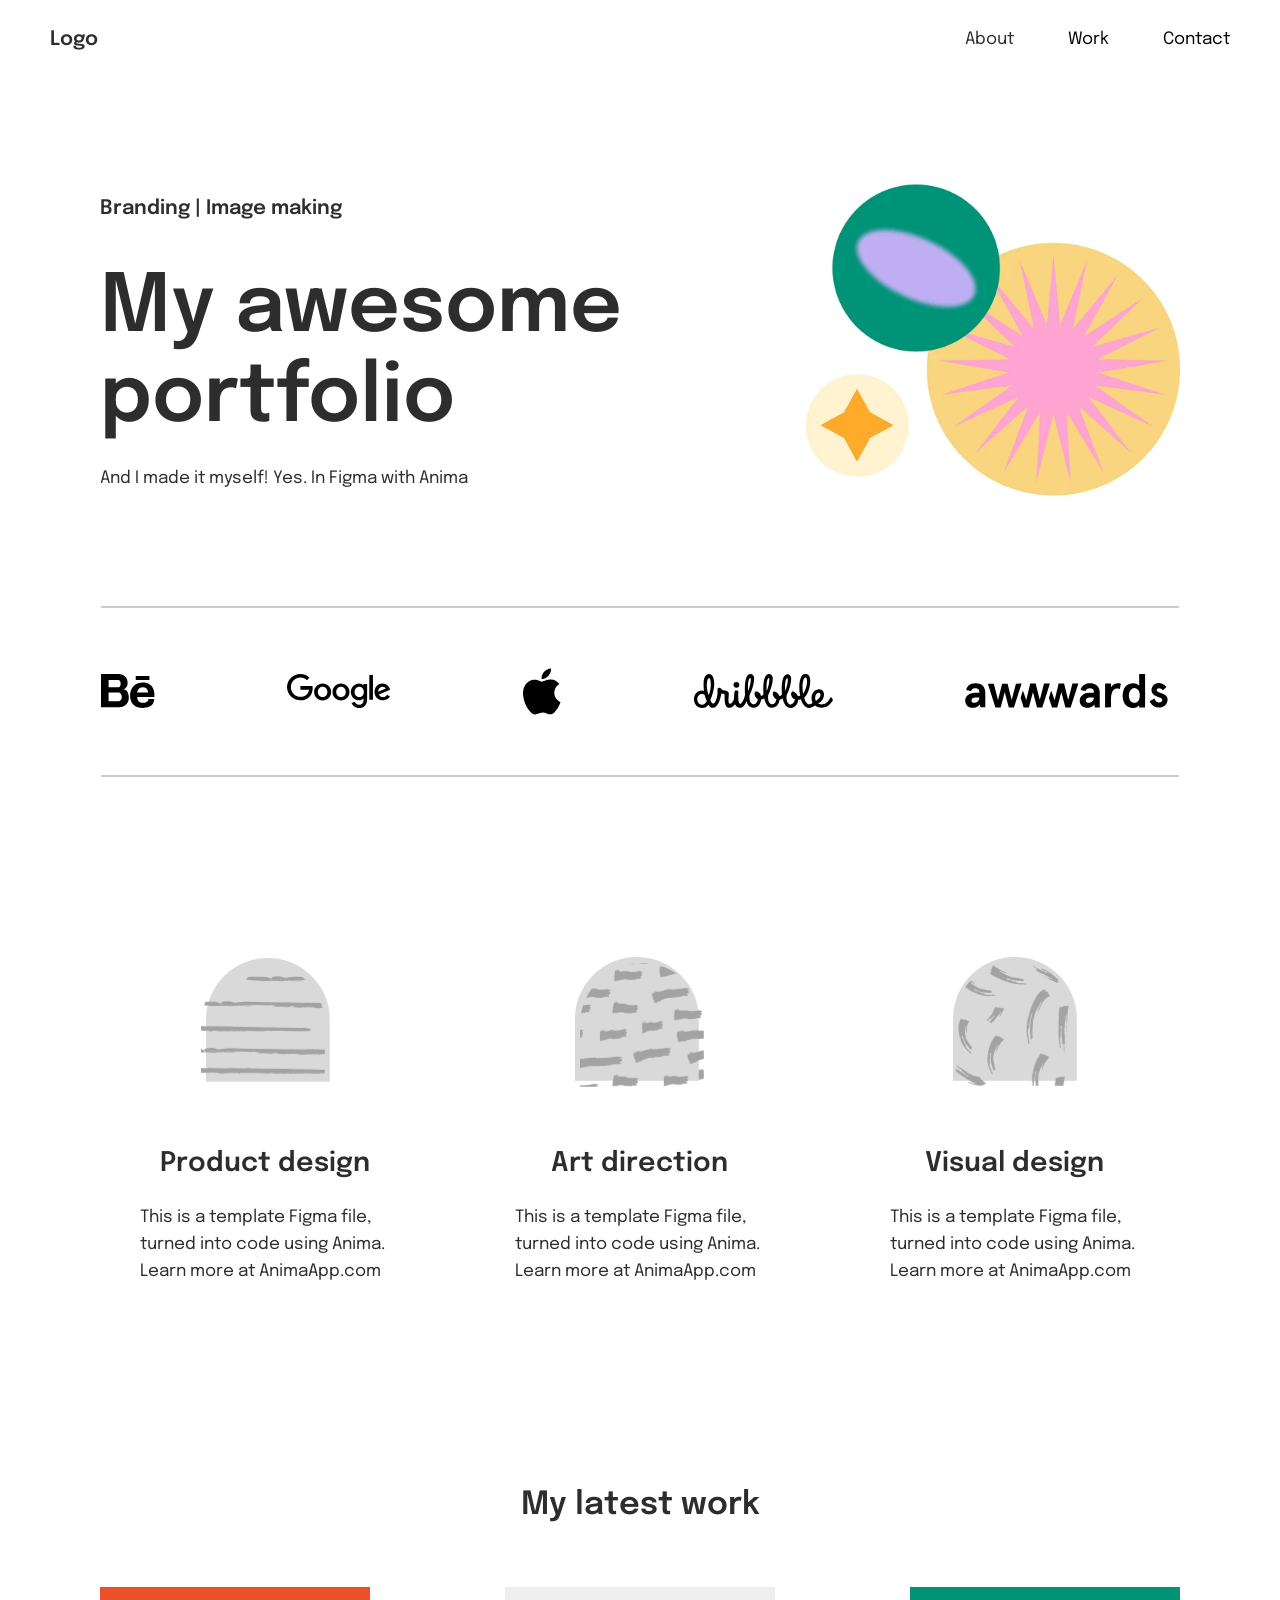
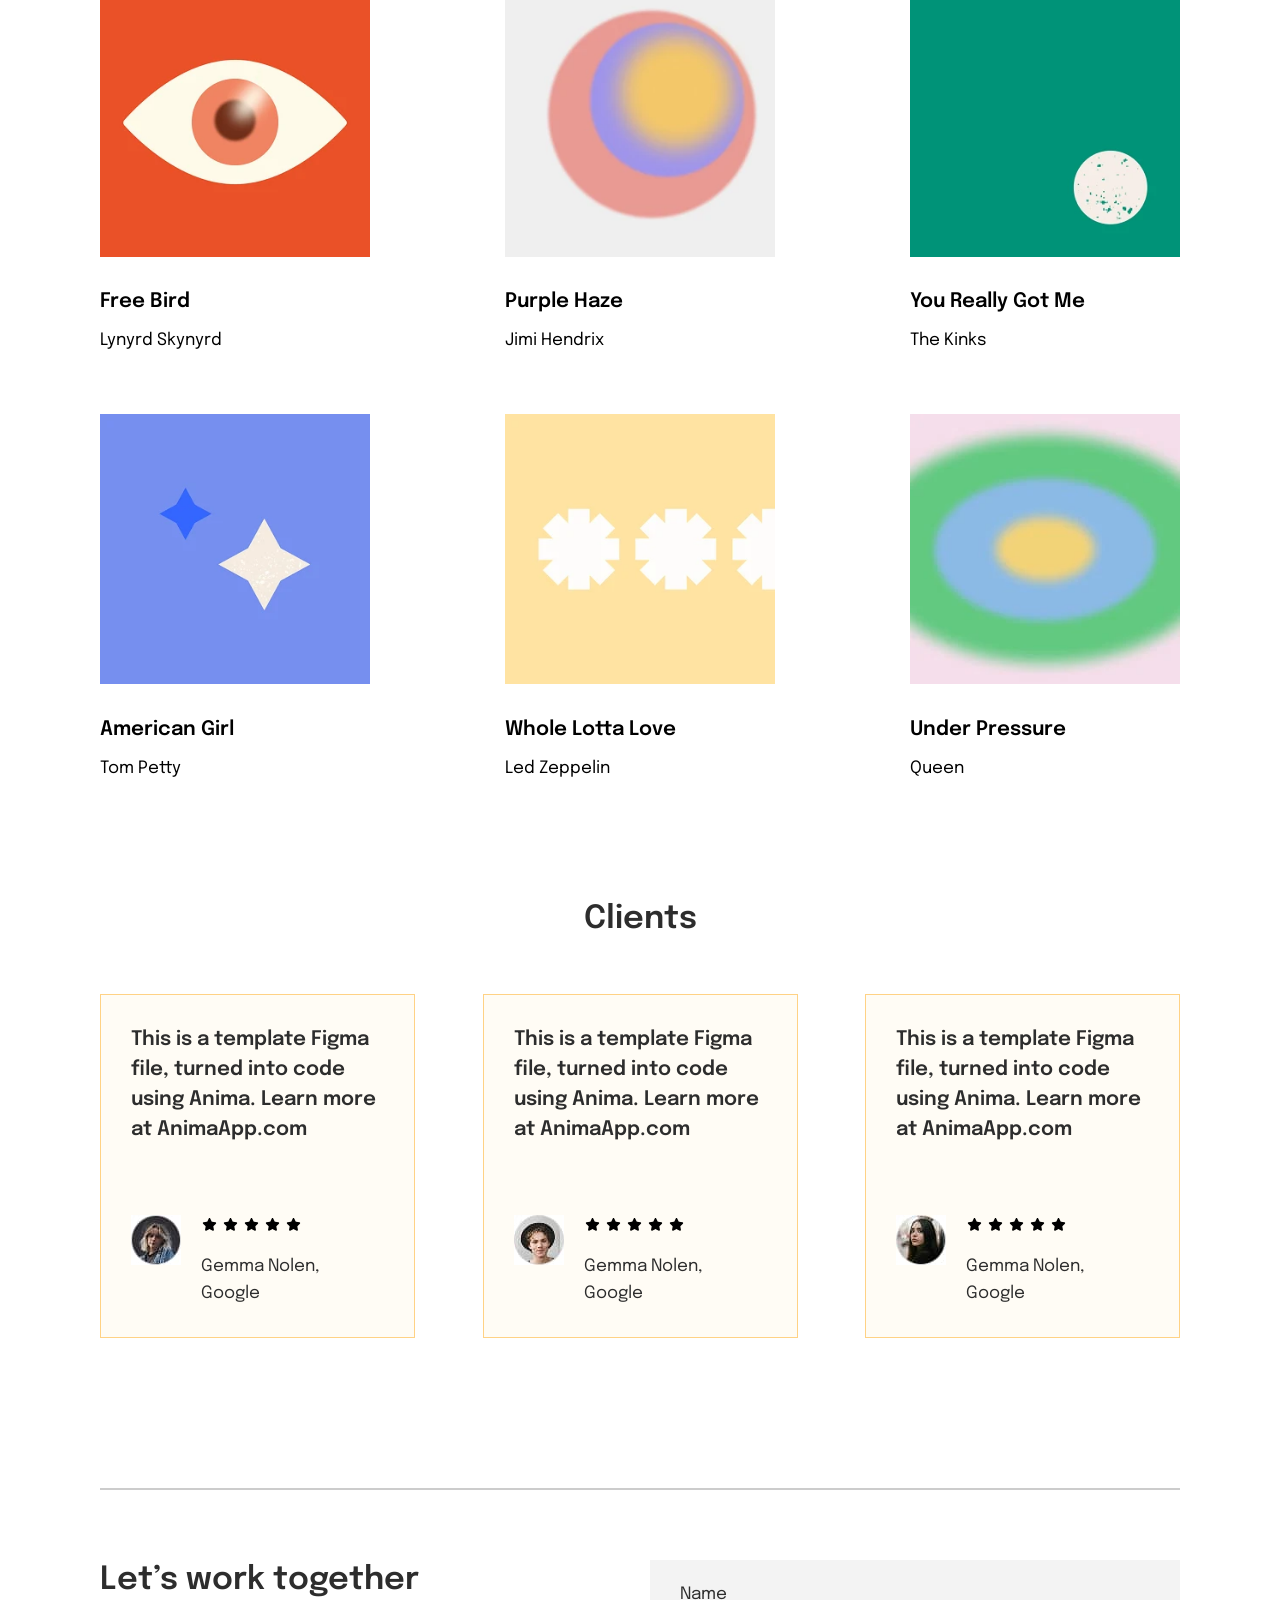
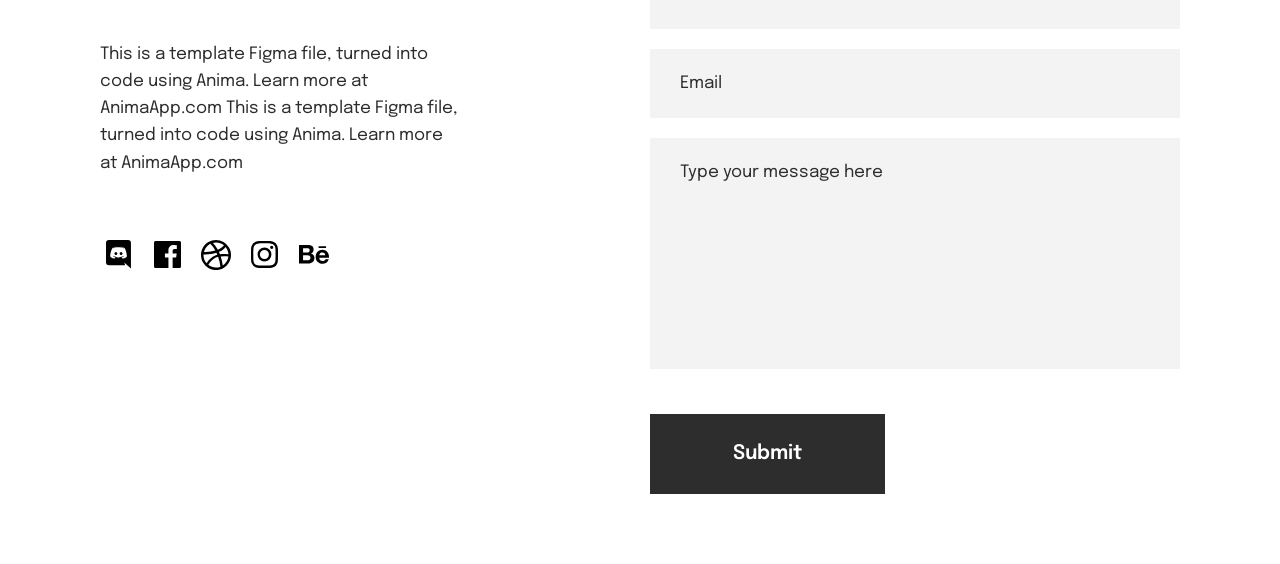
<file: index.html>
<!doctype html>
<html lang="en">
  <head>
    <meta charset="UTF-8" />
    <meta name="viewport" content="width=device-width, initial-scale=1.0" />
    <link rel="stylesheet" href="./style/modern-normalize.css" />
    <link rel="stylesheet" href="./style/style.css" />
    <title>Branding | Image making</title>
  </head>
  <body>
    <header class="topbar">
      <div class="container">
        <a href="" class="topbar__logo">Logo</a>
        <nav>
          <button class="topbar__mobile-menu" mobile-menu-open="false">
            <svg width="25" height="23" fill="none" xmlns="http://www.w3.org/2000/svg">
              <circle cx="21" cy="4" r="4" fill="#2D2D2D" />
              <circle cx="21" cy="19" r="4" fill="#2D2D2D" />
              <circle cx="4" cy="4" r="4" fill="#2D2D2D" />
              <circle cx="4" cy="19" r="4" fill="#2D2D2D" />
            </svg>
          </button>
          <div class="black-box __navigation" data-navigation>
            <button class="close-mobile-menu">
              <svg
                version="1.1"
                xmlns="http://www.w3.org/2000/svg"
                width="25"
                height="25"
                viewBox="0 0 20 20"
              >
                <path
                  d="M2.93 17.070c-1.884-1.821-3.053-4.37-3.053-7.193 0-5.523 4.477-10 10-10 2.823 0 5.372 1.169 7.19 3.050l0.003 0.003c1.737 1.796 2.807 4.247 2.807 6.947 0 5.523-4.477 10-10 10-2.7 0-5.151-1.070-6.95-2.81l0.003 0.003zM4.34 15.66c1.449 1.449 3.45 2.344 5.66 2.344 4.421 0 8.004-3.584 8.004-8.004 0-2.21-0.896-4.211-2.344-5.66v0c-1.449-1.449-3.45-2.344-5.66-2.344-4.421 0-8.004 3.584-8.004 8.004 0 2.21 0.896 4.211 2.344 5.66v0zM14.24 7.17l-2.83 2.83 2.83 2.83-1.41 1.41-2.83-2.83-2.83 2.83-1.41-1.41 2.83-2.83-2.83-2.83 1.41-1.41 2.83 2.83 2.83-2.83 1.41 1.41z"
                ></path>
              </svg>
            </button>
            <ul class="navigation">
              <li class="navigation__item">
                <a href="./about.html" class="navigation__button">About</a>
              </li>
              <li class="navigation__item">
                <button class="navigation__button" data-scroll="scroll-elem-works">Work</button>
              </li>
              <li class="navigation__item">
                <button class="navigation__button" data-contact>Contact</button>
              </li>
            </ul>
          </div>
        </nav>
      </div>
    </header>
    <main>
      <!-- HERO -->
      <section class="hero">
        <div class="container">
          <div>
            <h2 class="title hero__title">Branding | Image making</h2>
            <h1 class="title title--h1">My awesome portfolio</h1>
            <p class="hero__description-mbile">
              This is a template Figma file, turned into code using Anima. Learn more at
              AnimaApp.com
            </p>
            <p class="hero__description">And I made it myself! Yes. In Figma with Anima</p>
          </div>
          <div class="hero__thumbnail">
            <picture>
              <source
                srcset="
                  ./images/hero@1x.webp 1x,
                  ./images/hero@2x.webp 2x,
                  ./images/hero@3x.webp 3x
                "
                type="image/webp"
              />
              <source
                srcset="./images/hero@1x.jpg 1x, ./images/hero@2x.jpg 2x, ./images/hero@3x.jpg 3x"
                type="image/jpg"
              />
              <img
                src="./images/hero@1x.jpg"
                alt="Image making"
                class="hero__image"
                width="100%"
                height="100%"
              />
            </picture>
          </div>
        </div>
      </section>

      <!-- brands -->
      <section class="brands">
        <div class="container">
          <ul class="brands-list">
            <!-- one brand -->
            <li class="brands-list__item">
              <svg width="54" height="34">
                <use href="./images/sprite.svg#behance"></use>
              </svg>
            </li>
            <!-- two brand -->
            <li class="brands-list__item">
              <svg width="104" height="34">
                <use href="./images/sprite.svg#google"></use>
              </svg>
            </li>
            <!-- three brand -->
            <li class="brands-list__item">
              <svg width="39" height="47">
                <use href="./images/sprite.svg#apple"></use>
              </svg>
            </li>
            <!-- four brand -->
            <li class="brands-list__item">
              <svg width="139" height="34">
                <use href="./images/sprite.svg#dribbble"></use>
              </svg>
            </li>
            <!-- five brand -->
            <li class="brands-list__item">
              <svg width="214" height="34">
                <use href="./images/sprite.svg#awwwards"></use>
              </svg>
            </li>
          </ul>
        </div>
      </section>

      <!-- SKILLS -->
      <section class="skills">
        <div class="container">
          <ul class="skills-list">
            <!-- one skill -->
            <li class="skills-list__item">
              <div class="skills-list__icon">
                <svg width="100%" height="100%">
                  <use href="./images/sprite.svg#product-design"></use>
                </svg>
              </div>
              <h3 class="skills-list__title">Product design</h3>
              <p class="skills-list__description">
                This is a template Figma file, turned into code using Anima. Learn more at
                AnimaApp.com
              </p>
            </li>
            <!-- two skill -->
            <li class="skills-list__item">
              <div class="skills-list__icon">
                <svg width="100%" height="100%">
                  <use href="./images/sprite.svg#art-direction"></use>
                </svg>
              </div>
              <h3 class="skills-list__title">Art direction</h3>
              <p class="skills-list__description">
                This is a template Figma file, turned into code using Anima. Learn more at
                AnimaApp.com
              </p>
            </li>
            <!-- three skill -->
            <li class="skills-list__item">
              <div class="skills-list__icon">
                <svg width="100%" height="100%">
                  <use href="./images/sprite.svg#visual-design"></use>
                </svg>
              </div>
              <h3 class="skills-list__title">Visual design</h3>
              <p class="skills-list__description">
                This is a template Figma file, turned into code using Anima. Learn more at
                AnimaApp.com
              </p>
            </li>
          </ul>
        </div>
      </section>

      <!-- WORKS -->
      <section class="works" scroll-elem-works>
        <div class="container">
          <h2 class="works__title title">
            <span class="__tablet-desktop">My l</span><span class="__mobile">L</span>atest work
          </h2>
          <ul class="works-list">
            <li class="works-list__item">
              <button class="works-list__button">
                <div class="works-list__card-image">
                  <picture>
                    <source
                      srcset="
                        ./images/free-bird@1x.webp 1x,
                        ./images/free-bird@2x.webp 2x,
                        ./images/free-bird@3x.webp 3x
                      "
                      type="image/webp"
                    />
                    <source
                      srcset="
                        ./images/free-bird@1x.jpg 1x,
                        ./images/free-bird@2x.jpg 2x,
                        ./images/free-bird@3x.jpg 3x
                      "
                      type="image/jpg"
                    />
                    <img
                      src="./images/free-bird@1x.jpg"
                      alt="Free bird"
                      loading="lazy"
                      width="100%"
                      height="100%"
                    />
                  </picture>
                </div>
                <h4 class="works-list__title">Free Bird</h4>
                <p class="works-list__art-direction">Lynyrd Skynyrd</p>
              </button>
            </li>

            <li class="works-list__item">
              <button class="works-list__button">
                <div class="works-list__card-image">
                  <picture>
                    <source
                      srcset="
                        ./images/purple-haze@1x.webp 1x,
                        ./images/purple-haze@2x.webp 2x,
                        ./images/purple-haze@3x.webp 3x
                      "
                      type="image/webp"
                    />
                    <source
                      srcset="
                        ./images/purple-haze@1x.jpg 1x,
                        ./images/purple-haze@2x.jpg 2x,
                        ./images/purple-haze@3x.jpg 3x
                      "
                      type="image/jpg"
                    />
                    <img
                      src="./images/purple-haze@1x.jpg"
                      alt="Purple Haze"
                      loading="lazy"
                      width="100%"
                      height="100%"
                    />
                  </picture>
                </div>
                <h4 class="works-list__title">Purple Haze</h4>
                <p class="works-list__art-direction">Jimi Hendrix</p>
              </button>
            </li>

            <li class="works-list__item">
              <button class="works-list__button">
                <div class="works-list__card-image">
                  <picture>
                    <source
                      srcset="
                        ./images/you-really-got-me@1x.webp 1x,
                        ./images/you-really-got-me@2x.webp 2x,
                        ./images/you-really-got-me@3x.webp 3x
                      "
                      type="image/webp"
                    />
                    <source
                      srcset="
                        ./images/you-really-got-me@1x.jpg 1x,
                        ./images/you-really-got-me@2x.jpg 2x,
                        ./images/you-really-got-me@3x.jpg 3x
                      "
                      type="image/jpg"
                    />
                    <img
                      src="./images/you-really-got-me@1x.jpg"
                      alt="You Really Got Me"
                      loading="lazy"
                      width="100%"
                      height="100%"
                    />
                  </picture>
                </div>
                <h4 class="works-list__title">You Really Got Me</h4>
                <p class="works-list__art-direction">The Kinks</p>
              </button>
            </li>

            <li class="works-list__item">
              <button class="works-list__button">
                <div class="works-list__card-image">
                  <picture>
                    <source
                      srcset="
                        ./images/american-girl@1x.webp 1x,
                        ./images/american-girl@2x.webp 2x,
                        ./images/american-girl@3x.webp 3x
                      "
                      type="image/webp"
                    />
                    <source
                      srcset="
                        ./images/american-girl@1x.jpg 1x,
                        ./images/american-girl@2x.jpg 2x,
                        ./images/american-girl@3x.jpg 3x
                      "
                      type="image/jpg"
                    />
                    <img
                      src="./images/american-girl@1x.jpg"
                      alt="American Girl"
                      loading="lazy"
                      width="100%"
                      height="100%"
                    />
                  </picture>
                </div>
                <h4 class="works-list__title">American Girl</h4>
                <p class="works-list__art-direction">Tom Petty</p>
              </button>
            </li>

            <li class="works-list__item">
              <button class="works-list__button">
                <div class="works-list__card-image">
                  <picture>
                    <source
                      srcset="
                        ./images/whole-lotta-love@1x.webp 1x,
                        ./images/whole-lotta-love@2x.webp 2x,
                        ./images/whole-lotta-love@3x.webp 3x
                      "
                      type="image/webp"
                    />
                    <source
                      srcset="
                        ./images/whole-lotta-love@1x.jpg 1x,
                        ./images/whole-lotta-love@2x.jpg 2x,
                        ./images/whole-lotta-love@3x.jpg 3x
                      "
                      type="image/jpg"
                    />
                    <img
                      src="./images/whole-lotta-love@1x.jpg"
                      alt="Whole Lotta Love"
                      loading="lazy"
                      width="100%"
                      height="100%"
                    />
                  </picture>
                </div>
                <h4 class="works-list__title">Whole Lotta Love</h4>
                <p class="works-list__art-direction">Led Zeppelin</p>
              </button>
            </li>

            <li class="works-list__item">
              <button class="works-list__button">
                <div class="works-list__card-image">
                  <picture>
                    <source
                      srcset="
                        ./images/under-pressure@1x.webp 1x,
                        ./images/under-pressure@2x.webp 2x,
                        ./images/under-pressure@3x.webp 3x
                      "
                      type="image/webp"
                    />
                    <source
                      srcset="
                        ./images/under-pressure@1x.jpg 1x,
                        ./images/under-pressure@2x.jpg 2x,
                        ./images/under-pressure@3x.jpg 3x
                      "
                      type="image/jpg"
                    />
                    <img
                      src="./images/under-pressure@1xjpg"
                      alt="Under Pressure "
                      loading="lazy"
                      width="100%"
                      height="100%"
                    />
                  </picture>
                </div>
                <h4 class="works-list__title">Under Pressure</h4>
                <p class="works-list__art-direction">Queen</p>
              </button>
            </li>
          </ul>
        </div>
      </section>

      <!-- CLIENTS -->
      <section class="clients">
        <div class="container">
          <h3 class="title">Clients</h3>
          <ul class="clients-list">
            <li class="clients-list__item">
              <p class="clients-list__comment">
                This is a template Figma file, turned into code using Anima. Learn more at
                AnimaApp.com
              </p>
              <div class="clients-info">
                <div class="clients-list__avatar">
                  <picture>
                    <source src="./images/client-one.webp" type="image/webp" />
                    <img
                      src="./images/client-one.jpg"
                      alt="client avatar photo"
                      width="100%"
                      height="100%"
                    />
                  </picture>
                </div>
                <div>
                  <ul class="stars-list">
                    <li class="stars-list__item">
                      <svg width="17" height="16">
                        <use href="./images/sprite.svg#star"></use>
                      </svg>
                    </li>

                    <li class="stars-list__item">
                      <svg width="17" height="16">
                        <use href="./images/sprite.svg#star"></use>
                      </svg>
                    </li>

                    <li class="stars-list__item">
                      <svg width="17" height="16">
                        <use href="./images/sprite.svg#star"></use>
                      </svg>
                    </li>

                    <li class="stars-list__item">
                      <svg width="17" height="16">
                        <use href="./images/sprite.svg#star"></use>
                      </svg>
                    </li>

                    <li class="stars-list__item">
                      <svg width="17" height="16">
                        <use href="./images/sprite.svg#star"></use>
                      </svg>
                    </li>
                  </ul>
                  <span class="clients-info__name">Gemma Nolen</span><span>,</span>
                  <p class="clients-info__platform">Google</p>
                </div>
              </div>
            </li>

            <li class="clients-list__item">
              <p class="clients-list__comment">
                This is a template Figma file, turned into code using Anima. Learn more at
                AnimaApp.com
              </p>
              <div class="clients-info">
                <div class="clients-list__avatar">
                  <picture>
                    <source src="./images/client-two.webp" type="image/webp" />
                    <img
                      src="./images/client-two.jpg"
                      alt="client avatar photo"
                      width="100%"
                      height="100%"
                    />
                  </picture>
                </div>
                <div>
                  <ul class="stars-list">
                    <li class="stars-list__item">
                      <svg width="17" height="16">
                        <use href="./images/sprite.svg#star"></use>
                      </svg>
                    </li>

                    <li class="stars-list__item">
                      <svg width="17" height="16">
                        <use href="./images/sprite.svg#star"></use>
                      </svg>
                    </li>

                    <li class="stars-list__item">
                      <svg width="17" height="16">
                        <use href="./images/sprite.svg#star"></use>
                      </svg>
                    </li>

                    <li class="stars-list__item">
                      <svg width="17" height="16">
                        <use href="./images/sprite.svg#star"></use>
                      </svg>
                    </li>

                    <li class="stars-list__item">
                      <svg width="17" height="16">
                        <use href="./images/sprite.svg#star"></use>
                      </svg>
                    </li>
                  </ul>
                  <span class="clients-info__name">Gemma Nolen</span><span>,</span>
                  <p class="clients-info__platform">Google</p>
                </div>
              </div>
            </li>

            <li class="clients-list__item">
              <p class="clients-list__comment">
                This is a template Figma file, turned into code using Anima. Learn more at
                AnimaApp.com
              </p>
              <div class="clients-info">
                <div class="clients-list__avatar">
                  <picture>
                    <source src="./images/client-three.webp" type="image/webp" />
                    <img
                      src="./images/client-three.jpg"
                      alt="client avatar photo"
                      width="100%"
                      height="100%"
                    />
                  </picture>
                </div>
                <div>
                  <ul class="stars-list">
                    <li class="stars-list__item">
                      <svg width="17" height="16">
                        <use href="./images/sprite.svg#star"></use>
                      </svg>
                    </li>

                    <li class="stars-list__item">
                      <svg width="17" height="16">
                        <use href="./images/sprite.svg#star"></use>
                      </svg>
                    </li>

                    <li class="stars-list__item">
                      <svg width="17" height="16">
                        <use href="./images/sprite.svg#star"></use>
                      </svg>
                    </li>

                    <li class="stars-list__item">
                      <svg width="17" height="16">
                        <use href="./images/sprite.svg#star"></use>
                      </svg>
                    </li>

                    <li class="stars-list__item">
                      <svg width="17" height="16">
                        <use href="./images/sprite.svg#star"></use>
                      </svg>
                    </li>
                  </ul>
                  <span class="clients-info__name">Gemma Nolen</span><span>,</span>
                  <p class="clients-info__platform">Google</p>
                </div>
              </div>
            </li>
          </ul>
        </div>
      </section>
    </main>

    <footer class="bottom-bar">
      <div class="container">
        <div>
          <h3 class="title bottom-bar__title">Let’s work together</h3>
          <p class="bottom-bar__description">
            This is a template Figma file, turned into code using Anima. Learn more at AnimaApp.com
            This is a template Figma file, turned into code using Anima. Learn more at AnimaApp.com
          </p>
          <ul class="social-link">
            <li class="social-link__item">
              <a href="" class="social-link__link">
                <svg width="25" height="29" fill="none" xmlns="http://www.w3.org/2000/svg">
                  <path
                    d="M9.89 11.957c-.813 0-1.454.712-1.454 1.582 0 .867.656 1.582 1.454 1.582.811 0 1.451-.715 1.451-1.582.017-.871-.64-1.582-1.451-1.582zm5.201 0c-.813 0-1.453.712-1.453 1.582 0 .867.655 1.582 1.454 1.582.811 0 1.452-.715 1.452-1.582-.002-.871-.641-1.582-1.453-1.582z"
                    fill="#000"
                  />
                  <path
                    d="M22.017 0H2.921A2.928 2.928 0 0 0 0 2.936V22.2a2.928 2.928 0 0 0 2.92 2.936h16.16l-.757-2.639 1.825 1.697 1.724 1.596 3.066 2.709V2.936A2.928 2.928 0 0 0 22.017 0zm-5.502 18.61s-.513-.611-.939-1.156c1.866-.528 2.578-1.695 2.578-1.695a8.258 8.258 0 0 1-1.639.843 10.018 10.018 0 0 1-5.757.597 11.918 11.918 0 0 1-2.094-.615 8.11 8.11 0 0 1-1.04-.482c-.043-.031-.085-.043-.127-.072a.175.175 0 0 1-.058-.045c-.257-.14-.4-.24-.4-.24s.685 1.14 2.495 1.682c-.427.54-.955 1.183-.955 1.183-3.149-.1-4.344-2.165-4.344-2.165 0-4.589 2.052-8.308 2.052-8.308C8.339 6.597 10.29 6.64 10.29 6.64l.143.171C7.867 7.554 6.683 8.68 6.683 8.68s.315-.171.842-.412c1.524-.67 2.734-.855 3.233-.899.086-.014.158-.029.243-.029 2.471-.332 4.984.137 7.167 1.34 0 0-1.126-1.068-3.549-1.809l.2-.228s1.953-.044 4.003 1.497c0 0 2.052 3.719 2.052 8.307 0 0-1.21 2.064-4.36 2.164z"
                    fill="#000"
                  />
                </svg>
              </a>
            </li>

            <li class="social-link__item">
              <a href="" class="social-link__link">
                <svg width="27" height="27" fill="none" xmlns="http://www.w3.org/2000/svg">
                  <path
                    d="M25.5 0h-24A1.5 1.5 0 0 0 0 1.5v24A1.5 1.5 0 0 0 1.5 27h12.922V16.56h-3.507v-4.087h3.508v-3c0-3.488 2.13-5.389 5.25-5.389a29.336 29.336 0 0 1 3.142.161v3.63h-2.152c-1.692 0-2.023.807-2.023 1.988v2.602h4.046l-.525 4.087h-3.522V27H25.5a1.5 1.5 0 0 0 1.5-1.5v-24A1.5 1.5 0 0 0 25.5 0z"
                    fill="#000"
                  />
                </svg>
              </a>
            </li>

            <li class="social-link__item">
              <a href="" class="social-link__link">
                <svg width="30" height="30" fill="none" xmlns="http://www.w3.org/2000/svg">
                  <path
                    d="M27.99 7.47a14.897 14.897 0 0 0-5.461-5.46C20.229.67 17.719 0 15 0c-2.72 0-5.229.67-7.53 2.01-2.3 1.34-4.12 3.16-5.46 5.46C.67 9.77 0 12.28 0 15c0 2.72.669 5.23 2.01 7.53a14.886 14.886 0 0 0 5.462 5.46C9.77 29.33 12.28 30 15 30c2.72 0 5.229-.67 7.53-2.01a14.897 14.897 0 0 0 5.461-5.46C29.331 20.23 30 17.72 30 15c0-2.72-.669-5.23-2.01-7.53zM15 2.49c3 0 5.658.96 7.98 2.878-1.38 1.761-3.429 3.21-6.15 4.35-1.503-2.719-3.132-4.99-4.891-6.81A11.573 11.573 0 0 1 15 2.49zM5.265 7.2a12.174 12.174 0 0 1 4.067-3.33c1.817 1.801 3.487 4.05 5.01 6.75-3 .9-6.171 1.35-9.512 1.35-.86 0-1.509-.02-1.95-.06A12.824 12.824 0 0 1 5.265 7.2zM2.49 15c0-.081.004-.18.015-.3.01-.12.015-.219.015-.3.381.021.962.03 1.741.03 4 0 7.72-.55 11.159-1.65.28.56.572 1.19.87 1.89-1.98.44-4.011 1.509-6.091 3.21-2.081 1.701-3.599 3.49-4.559 5.37-2.1-2.38-3.15-5.13-3.15-8.25zM15 27.51c-2.841 0-5.391-.88-7.652-2.639.902-1.78 2.286-3.482 4.157-5.101 1.869-1.62 3.724-2.63 5.565-3.03a44.163 44.163 0 0 1 2.34 9.93c-1.406.55-2.9.834-4.41.84zm10.62-5.94a12.526 12.526 0 0 1-3.87 3.931c-.36-3.12-1.05-6.16-2.069-9.121a53.72 53.72 0 0 1 3.75-.15c1.199 0 2.53.051 3.989.15a12.147 12.147 0 0 1-1.8 5.19zm-1.86-7.5c-1.74 0-3.35.07-4.83.21a40.588 40.588 0 0 0-1.02-2.43c3.099-1.359 5.298-3.009 6.599-4.95 1.8 2.121 2.78 4.54 2.94 7.26a74.975 74.975 0 0 0-3.689-.09z"
                    fill="#000"
                  />
                </svg>
              </a>
            </li>

            <li class="social-link__item">
              <a href="" class="social-link__link">
                <svg width="28" height="28" fill="none" xmlns="http://www.w3.org/2000/svg">
                  <path
                    d="M13.495 6.558a6.936 6.936 0 1 0 0 13.872 6.936 6.936 0 0 0 0-13.872zm0 11.44a4.506 4.506 0 1 1 0-9.01 4.506 4.506 0 0 1 0 9.01zM20.706 7.92a1.617 1.617 0 1 0 0-3.234 1.617 1.617 0 0 0 0 3.234z"
                    fill="#000"
                  />
                  <path
                    d="M26.297 4.659a6.907 6.907 0 0 0-3.95-3.948 9.909 9.909 0 0 0-3.279-.63C17.623.018 17.166 0 13.503 0 9.84 0 9.37 0 7.938.081a9.831 9.831 0 0 0-3.276.63 6.9 6.9 0 0 0-3.95 3.948 9.878 9.878 0 0 0-.628 3.279C.019 9.381 0 9.838 0 13.503c0 3.663 0 4.13.084 5.565a9.893 9.893 0 0 0 .629 3.28 6.916 6.916 0 0 0 3.95 3.949 9.875 9.875 0 0 0 3.278.674c1.445.064 1.902.083 5.565.083 3.663 0 4.133 0 5.565-.082a9.923 9.923 0 0 0 3.279-.629 6.92 6.92 0 0 0 3.95-3.95 9.877 9.877 0 0 0 .628-3.279c.064-1.442.084-1.9.084-5.565 0-3.664 0-4.129-.084-5.564a9.872 9.872 0 0 0-.631-3.326zm-1.828 14.298a7.566 7.566 0 0 1-.466 2.532 4.48 4.48 0 0 1-2.568 2.566 7.476 7.476 0 0 1-2.505.467c-1.425.066-1.827.083-5.481.083-3.657 0-4.03 0-5.482-.083a7.441 7.441 0 0 1-2.504-.466 4.477 4.477 0 0 1-2.579-2.567 7.62 7.62 0 0 1-.466-2.504c-.065-1.424-.08-1.826-.08-5.48 0-3.656 0-4.03.08-5.483.01-.864.167-1.72.466-2.53a4.48 4.48 0 0 1 2.579-2.568 7.515 7.515 0 0 1 2.503-.467c1.427-.064 1.827-.083 5.483-.083 3.656 0 4.03 0 5.481.083a7.44 7.44 0 0 1 2.505.467 4.487 4.487 0 0 1 2.568 2.568c.295.802.453 1.648.466 2.503.065 1.426.081 1.827.081 5.482 0 3.654 0 4.047-.064 5.482h-.017v-.002z"
                    fill="#000"
                  />
                </svg>
              </a>
            </li>

            <li class="social-link__item">
              <a href="" class="social-link__link">
                <svg width="31" height="19" fill="none" xmlns="http://www.w3.org/2000/svg">
                  <path
                    d="M8.704 0c.884 0 1.679.077 2.408.233.724.154 1.342.409 1.864.762.515.352.917.82 1.206 1.408.281.58.42 1.306.42 2.164 0 .93-.21 1.707-.631 2.327-.425.621-1.05 1.13-1.884 1.522 1.136.329 1.977.903 2.535 1.72.561.823.835 1.809.835 2.964 0 .937-.178 1.742-.537 2.419a4.666 4.666 0 0 1-1.46 1.671 6.472 6.472 0 0 1-2.099.96 9.428 9.428 0 0 1-2.414.309H0V0h8.704zm-.526 7.458c.72 0 1.317-.171 1.788-.518.468-.342.695-.905.695-1.678 0-.429-.077-.783-.227-1.06a1.67 1.67 0 0 0-.625-.643 2.524 2.524 0 0 0-.896-.322 5.414 5.414 0 0 0-1.046-.091H4.066v4.312h4.113zm.226 7.858c.401 0 .782-.034 1.14-.115.362-.078.683-.204.956-.392a1.94 1.94 0 0 0 .66-.736c.163-.309.243-.713.243-1.197 0-.951-.269-1.627-.8-2.037-.532-.405-1.246-.606-2.12-.606H4.064v5.085h4.34v-.002zm12.848-.061c.55.537 1.344.807 2.376.807.74 0 1.378-.188 1.917-.56.531-.373.855-.772.98-1.184h3.232c-.519 1.607-1.306 2.757-2.384 3.448-1.063.695-2.358 1.04-3.87 1.04-1.052 0-2-.17-2.85-.506a6.05 6.05 0 0 1-2.158-1.437 6.555 6.555 0 0 1-1.358-2.227 8.15 8.15 0 0 1-.48-2.849c0-.999.167-1.934.494-2.796a6.564 6.564 0 0 1 1.401-2.24 6.656 6.656 0 0 1 2.166-1.49 6.95 6.95 0 0 1 2.787-.543c1.131 0 2.12.218 2.969.66a5.95 5.95 0 0 1 2.084 1.772c.545.74.933 1.588 1.175 2.537.241.948.325 1.938.256 2.975h-9.646c.002 1.055.357 2.056.909 2.593zm4.218-7.022c-.436-.483-1.174-.744-2.078-.744-.586 0-1.07.098-1.46.299-.357.18-.673.43-.93.736a2.658 2.658 0 0 0-.492.943 4.233 4.233 0 0 0-.167.88h5.973c-.087-.936-.408-1.627-.846-2.114zM19.593 1.24h7.483v1.823h-7.483V1.239z"
                    fill="#000"
                  />
                </svg>
              </a>
            </li>
          </ul>
        </div>
        <form action="https://httpbin.org/anything" name="feedback" class="feedback-form">
          <input
            type="text"
            name="name"
            class="feedback__field"
            placeholder="Name"
            autocomplete="on"
          />
          <input
            type="email"
            name="email"
            class="feedback__field"
            placeholder="Email"
            autocomplete="on"
          />
          <textarea
            name="message"
            class="feedback__field"
            placeholder="Type your message here"
          ></textarea>
          <button type="submit" class="feedback__button">Submit</button>
          <div class="feedback__animation" data-animation>
            <!-- SPINNER -->
            <div class="icon-wrapper __spinner">
              <svg
                version="1.1"
                xmlns="http://www.w3.org/2000/svg"
                width="52"
                height="52"
                viewBox="0 0 32 32"
                class="icon-spinner"
              >
                <path
                  d="M16 0c-8.711 0-15.796 6.961-15.995 15.624 0.185-7.558 5.932-13.624 12.995-13.624 7.18 0 13 6.268 13 14 0 1.657 1.343 3 3 3s3-1.343 3-3c0-8.837-7.163-16-16-16zM16 32c8.711 0 15.796-6.961 15.995-15.624-0.185 7.558-5.932 13.624-12.995 13.624-7.18 0-13-6.268-13-14 0-1.657-1.343-3-3-3s-3 1.343-3 3c0 8.837 7.163 16 16 16z"
                ></path>
              </svg>
            </div>
            <!-- OK RESULT -->
            <div class="icon-wrapper __ok">
              <svg
                version="1.1"
                xmlns="http://www.w3.org/2000/svg"
                width="52"
                height="52"
                viewBox="0 0 20 20"
                class="icon-ok"
              >
                <path
                  d="M2.93 17.070c-1.884-1.821-3.053-4.37-3.053-7.193 0-5.523 4.477-10 10-10 2.823 0 5.372 1.169 7.19 3.050l0.003 0.003c1.737 1.796 2.807 4.247 2.807 6.947 0 5.523-4.477 10-10 10-2.7 0-5.151-1.070-6.95-2.81l0.003 0.003zM15.66 15.66c1.449-1.449 2.344-3.45 2.344-5.66 0-4.421-3.584-8.004-8.004-8.004-2.21 0-4.211 0.896-5.66 2.344v0c-1.449 1.449-2.344 3.45-2.344 5.66 0 4.421 3.584 8.004 8.004 8.004 2.21 0 4.211-0.896 5.66-2.344v0zM6.7 9.29l2.3 2.31 4.3-4.3 1.4 1.42-5.7 5.68-3.7-3.7 1.4-1.42z"
                ></path>
              </svg>
            </div>
            <!-- ERROR RESULT -->
            <div class="icon-wrapper __err">
              <svg
                version="1.1"
                xmlns="http://www.w3.org/2000/svg"
                width="52"
                height="52"
                viewBox="0 0 20 20"
                class="icon-err"
              >
                <path
                  d="M2.93 17.070c-1.884-1.821-3.053-4.37-3.053-7.193 0-5.523 4.477-10 10-10 2.823 0 5.372 1.169 7.19 3.050l0.003 0.003c1.737 1.796 2.807 4.247 2.807 6.947 0 5.523-4.477 10-10 10-2.7 0-5.151-1.070-6.95-2.81l0.003 0.003zM4.34 15.66c1.449 1.449 3.45 2.344 5.66 2.344 4.421 0 8.004-3.584 8.004-8.004 0-2.21-0.896-4.211-2.344-5.66v0c-1.449-1.449-3.45-2.344-5.66-2.344-4.421 0-8.004 3.584-8.004 8.004 0 2.21 0.896 4.211 2.344 5.66v0zM14.24 7.17l-2.83 2.83 2.83 2.83-1.41 1.41-2.83-2.83-2.83 2.83-1.41-1.41 2.83-2.83-2.83-2.83 1.41-1.41 2.83 2.83 2.83-2.83 1.41 1.41z"
                ></path>
              </svg>
            </div>
          </div>
        </form>
      </div>
    </footer>

    <div class="modal-contacts is-hidden" modal-popup>
      <div class="modal-contacts_box">
        <button class="close-contacts">
          <svg
            version="1.1"
            xmlns="http://www.w3.org/2000/svg"
            width="25"
            height="25"
            viewBox="0 0 20 20"
          >
            <path
              d="M2.93 17.070c-1.884-1.821-3.053-4.37-3.053-7.193 0-5.523 4.477-10 10-10 2.823 0 5.372 1.169 7.19 3.050l0.003 0.003c1.737 1.796 2.807 4.247 2.807 6.947 0 5.523-4.477 10-10 10-2.7 0-5.151-1.070-6.95-2.81l0.003 0.003zM4.34 15.66c1.449 1.449 3.45 2.344 5.66 2.344 4.421 0 8.004-3.584 8.004-8.004 0-2.21-0.896-4.211-2.344-5.66v0c-1.449-1.449-3.45-2.344-5.66-2.344-4.421 0-8.004 3.584-8.004 8.004 0 2.21 0.896 4.211 2.344 5.66v0zM14.24 7.17l-2.83 2.83 2.83 2.83-1.41 1.41-2.83-2.83-2.83 2.83-1.41-1.41 2.83-2.83-2.83-2.83 1.41-1.41 2.83 2.83 2.83-2.83 1.41 1.41z"
            ></path>
          </svg>
        </button>
        <a href="tel:380509769073" class="contact-link">+380509769073</a>
        <a href="tel:380975815331" class="contact-link">+380975815331</a>
        <a href="tel:380639217753" class="contact-link">+380639217753</a>

        <ul class="social-link __modal-contacts">
          <li class="social-link__item">
            <a href="" class="social-link__link">
              <svg width="25" height="29" fill="none" xmlns="http://www.w3.org/2000/svg">
                <path
                  d="M9.89 11.957c-.813 0-1.454.712-1.454 1.582 0 .867.656 1.582 1.454 1.582.811 0 1.451-.715 1.451-1.582.017-.871-.64-1.582-1.451-1.582zm5.201 0c-.813 0-1.453.712-1.453 1.582 0 .867.655 1.582 1.454 1.582.811 0 1.452-.715 1.452-1.582-.002-.871-.641-1.582-1.453-1.582z"
                  fill="#000"
                />
                <path
                  d="M22.017 0H2.921A2.928 2.928 0 0 0 0 2.936V22.2a2.928 2.928 0 0 0 2.92 2.936h16.16l-.757-2.639 1.825 1.697 1.724 1.596 3.066 2.709V2.936A2.928 2.928 0 0 0 22.017 0zm-5.502 18.61s-.513-.611-.939-1.156c1.866-.528 2.578-1.695 2.578-1.695a8.258 8.258 0 0 1-1.639.843 10.018 10.018 0 0 1-5.757.597 11.918 11.918 0 0 1-2.094-.615 8.11 8.11 0 0 1-1.04-.482c-.043-.031-.085-.043-.127-.072a.175.175 0 0 1-.058-.045c-.257-.14-.4-.24-.4-.24s.685 1.14 2.495 1.682c-.427.54-.955 1.183-.955 1.183-3.149-.1-4.344-2.165-4.344-2.165 0-4.589 2.052-8.308 2.052-8.308C8.339 6.597 10.29 6.64 10.29 6.64l.143.171C7.867 7.554 6.683 8.68 6.683 8.68s.315-.171.842-.412c1.524-.67 2.734-.855 3.233-.899.086-.014.158-.029.243-.029 2.471-.332 4.984.137 7.167 1.34 0 0-1.126-1.068-3.549-1.809l.2-.228s1.953-.044 4.003 1.497c0 0 2.052 3.719 2.052 8.307 0 0-1.21 2.064-4.36 2.164z"
                  fill="#000"
                />
              </svg>
            </a>
          </li>

          <li class="social-link__item">
            <a href="" class="social-link__link">
              <svg width="27" height="27" fill="none" xmlns="http://www.w3.org/2000/svg">
                <path
                  d="M25.5 0h-24A1.5 1.5 0 0 0 0 1.5v24A1.5 1.5 0 0 0 1.5 27h12.922V16.56h-3.507v-4.087h3.508v-3c0-3.488 2.13-5.389 5.25-5.389a29.336 29.336 0 0 1 3.142.161v3.63h-2.152c-1.692 0-2.023.807-2.023 1.988v2.602h4.046l-.525 4.087h-3.522V27H25.5a1.5 1.5 0 0 0 1.5-1.5v-24A1.5 1.5 0 0 0 25.5 0z"
                  fill="#000"
                />
              </svg>
            </a>
          </li>

          <li class="social-link__item">
            <a href="" class="social-link__link">
              <svg width="30" height="30" fill="none" xmlns="http://www.w3.org/2000/svg">
                <path
                  d="M27.99 7.47a14.897 14.897 0 0 0-5.461-5.46C20.229.67 17.719 0 15 0c-2.72 0-5.229.67-7.53 2.01-2.3 1.34-4.12 3.16-5.46 5.46C.67 9.77 0 12.28 0 15c0 2.72.669 5.23 2.01 7.53a14.886 14.886 0 0 0 5.462 5.46C9.77 29.33 12.28 30 15 30c2.72 0 5.229-.67 7.53-2.01a14.897 14.897 0 0 0 5.461-5.46C29.331 20.23 30 17.72 30 15c0-2.72-.669-5.23-2.01-7.53zM15 2.49c3 0 5.658.96 7.98 2.878-1.38 1.761-3.429 3.21-6.15 4.35-1.503-2.719-3.132-4.99-4.891-6.81A11.573 11.573 0 0 1 15 2.49zM5.265 7.2a12.174 12.174 0 0 1 4.067-3.33c1.817 1.801 3.487 4.05 5.01 6.75-3 .9-6.171 1.35-9.512 1.35-.86 0-1.509-.02-1.95-.06A12.824 12.824 0 0 1 5.265 7.2zM2.49 15c0-.081.004-.18.015-.3.01-.12.015-.219.015-.3.381.021.962.03 1.741.03 4 0 7.72-.55 11.159-1.65.28.56.572 1.19.87 1.89-1.98.44-4.011 1.509-6.091 3.21-2.081 1.701-3.599 3.49-4.559 5.37-2.1-2.38-3.15-5.13-3.15-8.25zM15 27.51c-2.841 0-5.391-.88-7.652-2.639.902-1.78 2.286-3.482 4.157-5.101 1.869-1.62 3.724-2.63 5.565-3.03a44.163 44.163 0 0 1 2.34 9.93c-1.406.55-2.9.834-4.41.84zm10.62-5.94a12.526 12.526 0 0 1-3.87 3.931c-.36-3.12-1.05-6.16-2.069-9.121a53.72 53.72 0 0 1 3.75-.15c1.199 0 2.53.051 3.989.15a12.147 12.147 0 0 1-1.8 5.19zm-1.86-7.5c-1.74 0-3.35.07-4.83.21a40.588 40.588 0 0 0-1.02-2.43c3.099-1.359 5.298-3.009 6.599-4.95 1.8 2.121 2.78 4.54 2.94 7.26a74.975 74.975 0 0 0-3.689-.09z"
                  fill="#000"
                />
              </svg>
            </a>
          </li>

          <li class="social-link__item">
            <a href="" class="social-link__link">
              <svg width="28" height="28" fill="none" xmlns="http://www.w3.org/2000/svg">
                <path
                  d="M13.495 6.558a6.936 6.936 0 1 0 0 13.872 6.936 6.936 0 0 0 0-13.872zm0 11.44a4.506 4.506 0 1 1 0-9.01 4.506 4.506 0 0 1 0 9.01zM20.706 7.92a1.617 1.617 0 1 0 0-3.234 1.617 1.617 0 0 0 0 3.234z"
                  fill="#000"
                />
                <path
                  d="M26.297 4.659a6.907 6.907 0 0 0-3.95-3.948 9.909 9.909 0 0 0-3.279-.63C17.623.018 17.166 0 13.503 0 9.84 0 9.37 0 7.938.081a9.831 9.831 0 0 0-3.276.63 6.9 6.9 0 0 0-3.95 3.948 9.878 9.878 0 0 0-.628 3.279C.019 9.381 0 9.838 0 13.503c0 3.663 0 4.13.084 5.565a9.893 9.893 0 0 0 .629 3.28 6.916 6.916 0 0 0 3.95 3.949 9.875 9.875 0 0 0 3.278.674c1.445.064 1.902.083 5.565.083 3.663 0 4.133 0 5.565-.082a9.923 9.923 0 0 0 3.279-.629 6.92 6.92 0 0 0 3.95-3.95 9.877 9.877 0 0 0 .628-3.279c.064-1.442.084-1.9.084-5.565 0-3.664 0-4.129-.084-5.564a9.872 9.872 0 0 0-.631-3.326zm-1.828 14.298a7.566 7.566 0 0 1-.466 2.532 4.48 4.48 0 0 1-2.568 2.566 7.476 7.476 0 0 1-2.505.467c-1.425.066-1.827.083-5.481.083-3.657 0-4.03 0-5.482-.083a7.441 7.441 0 0 1-2.504-.466 4.477 4.477 0 0 1-2.579-2.567 7.62 7.62 0 0 1-.466-2.504c-.065-1.424-.08-1.826-.08-5.48 0-3.656 0-4.03.08-5.483.01-.864.167-1.72.466-2.53a4.48 4.48 0 0 1 2.579-2.568 7.515 7.515 0 0 1 2.503-.467c1.427-.064 1.827-.083 5.483-.083 3.656 0 4.03 0 5.481.083a7.44 7.44 0 0 1 2.505.467 4.487 4.487 0 0 1 2.568 2.568c.295.802.453 1.648.466 2.503.065 1.426.081 1.827.081 5.482 0 3.654 0 4.047-.064 5.482h-.017v-.002z"
                  fill="#000"
                />
              </svg>
            </a>
          </li>

          <li class="social-link__item">
            <a href="" class="social-link__link">
              <svg width="31" height="19" fill="none" xmlns="http://www.w3.org/2000/svg">
                <path
                  d="M8.704 0c.884 0 1.679.077 2.408.233.724.154 1.342.409 1.864.762.515.352.917.82 1.206 1.408.281.58.42 1.306.42 2.164 0 .93-.21 1.707-.631 2.327-.425.621-1.05 1.13-1.884 1.522 1.136.329 1.977.903 2.535 1.72.561.823.835 1.809.835 2.964 0 .937-.178 1.742-.537 2.419a4.666 4.666 0 0 1-1.46 1.671 6.472 6.472 0 0 1-2.099.96 9.428 9.428 0 0 1-2.414.309H0V0h8.704zm-.526 7.458c.72 0 1.317-.171 1.788-.518.468-.342.695-.905.695-1.678 0-.429-.077-.783-.227-1.06a1.67 1.67 0 0 0-.625-.643 2.524 2.524 0 0 0-.896-.322 5.414 5.414 0 0 0-1.046-.091H4.066v4.312h4.113zm.226 7.858c.401 0 .782-.034 1.14-.115.362-.078.683-.204.956-.392a1.94 1.94 0 0 0 .66-.736c.163-.309.243-.713.243-1.197 0-.951-.269-1.627-.8-2.037-.532-.405-1.246-.606-2.12-.606H4.064v5.085h4.34v-.002zm12.848-.061c.55.537 1.344.807 2.376.807.74 0 1.378-.188 1.917-.56.531-.373.855-.772.98-1.184h3.232c-.519 1.607-1.306 2.757-2.384 3.448-1.063.695-2.358 1.04-3.87 1.04-1.052 0-2-.17-2.85-.506a6.05 6.05 0 0 1-2.158-1.437 6.555 6.555 0 0 1-1.358-2.227 8.15 8.15 0 0 1-.48-2.849c0-.999.167-1.934.494-2.796a6.564 6.564 0 0 1 1.401-2.24 6.656 6.656 0 0 1 2.166-1.49 6.95 6.95 0 0 1 2.787-.543c1.131 0 2.12.218 2.969.66a5.95 5.95 0 0 1 2.084 1.772c.545.74.933 1.588 1.175 2.537.241.948.325 1.938.256 2.975h-9.646c.002 1.055.357 2.056.909 2.593zm4.218-7.022c-.436-.483-1.174-.744-2.078-.744-.586 0-1.07.098-1.46.299-.357.18-.673.43-.93.736a2.658 2.658 0 0 0-.492.943 4.233 4.233 0 0 0-.167.88h5.973c-.087-.936-.408-1.627-.846-2.114zM19.593 1.24h7.483v1.823h-7.483V1.239z"
                  fill="#000"
                />
              </svg>
            </a>
          </li>
        </ul>
      </div>
    </div>
    <script src="./js/main.js"></script>
  </body>
</html>
</file>
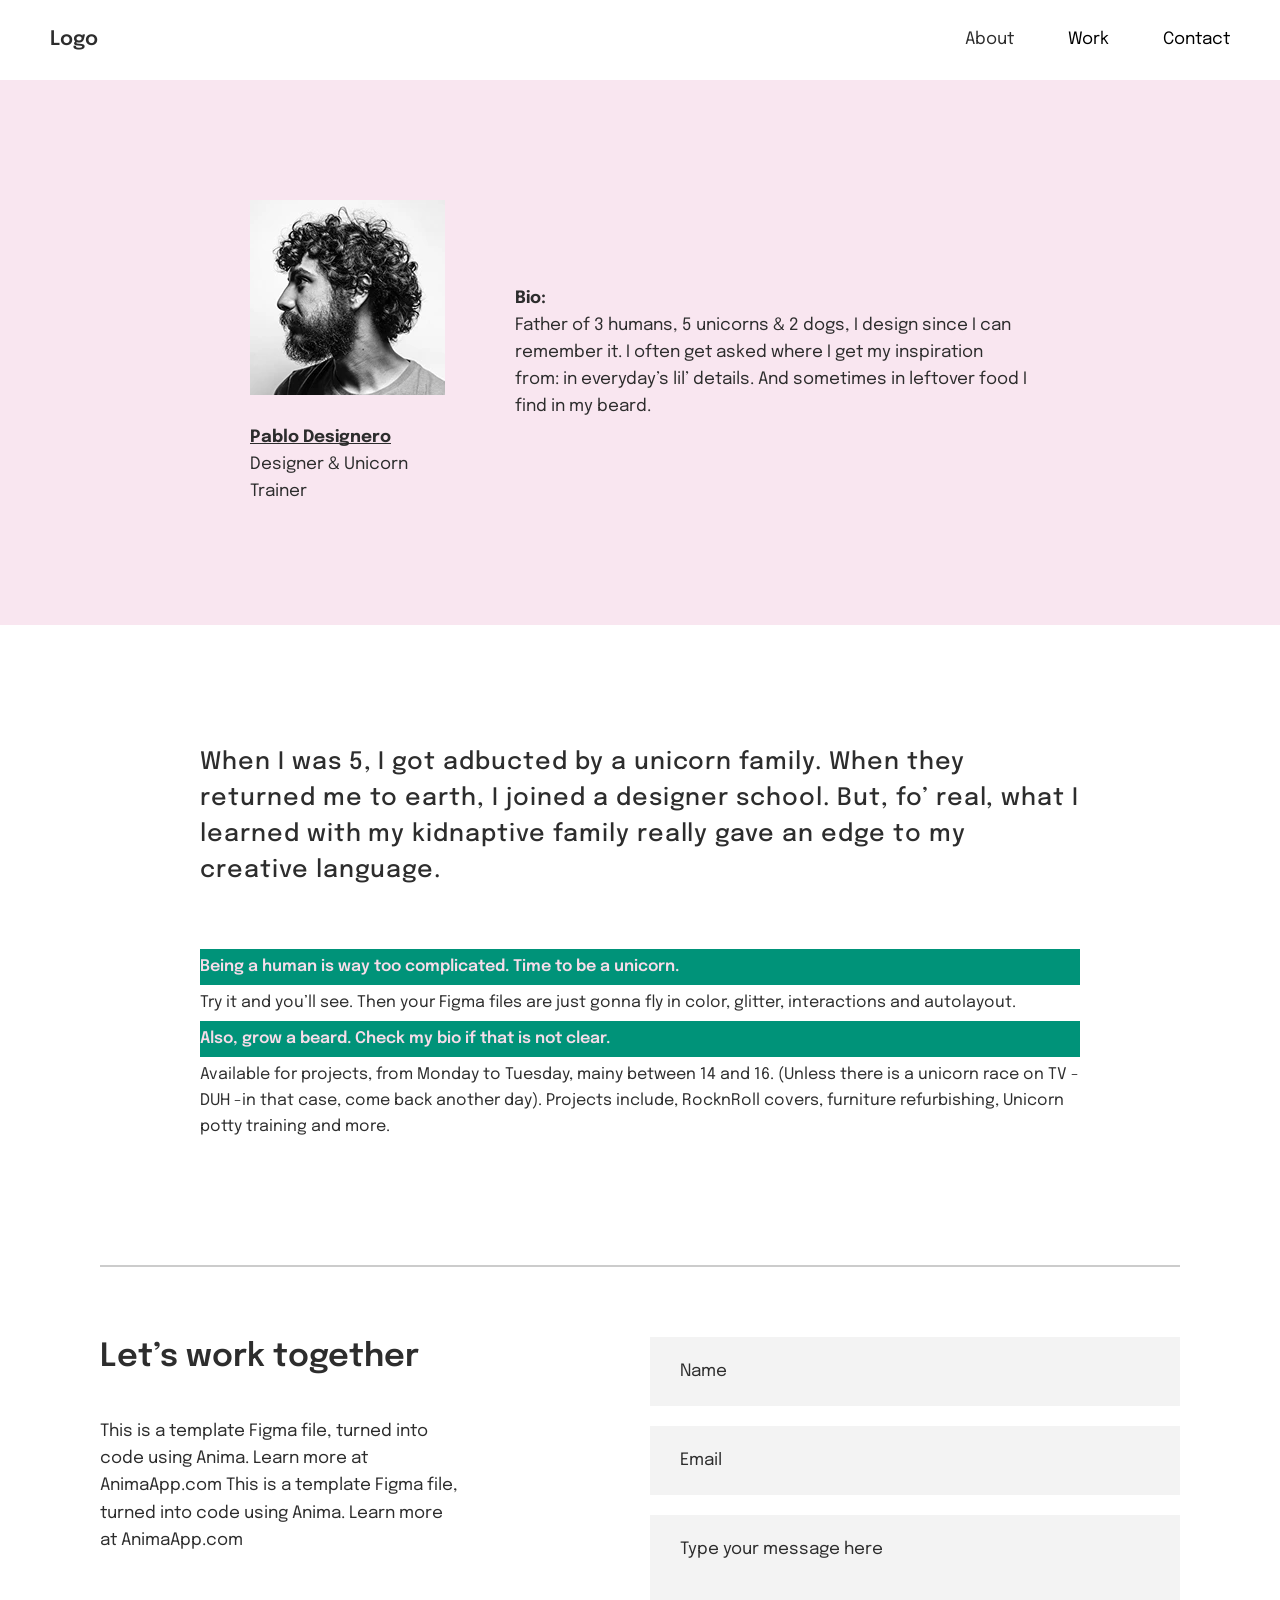
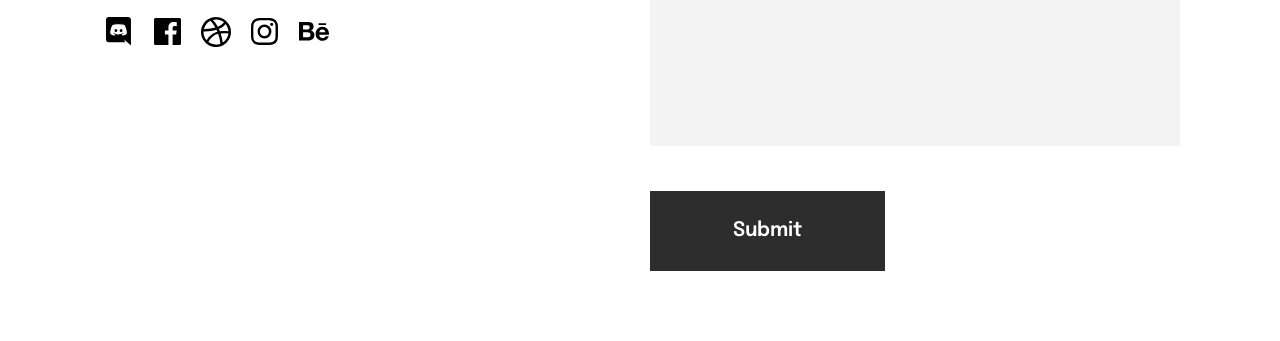
<file: about.html>
<!doctype html>
<html lang="en">
  <head>
    <meta charset="UTF-8" />
    <meta name="viewport" content="width=device-width, initial-scale=1.0" />
    <link rel="stylesheet" href="./style/modern-normalize.css" />
    <link rel="stylesheet" href="./style/style.css" />
    <title>About</title>
  </head>
  <body page-about>
    <header class="topbar">
      <div class="container">
        <a href="./index.html" class="topbar__logo">Logo</a>
        <nav>
          <button class="topbar__mobile-menu" mobile-menu-open="false">
            <svg width="25" height="23" fill="none" xmlns="http://www.w3.org/2000/svg">
              <circle cx="21" cy="4" r="4" fill="#2D2D2D" />
              <circle cx="21" cy="19" r="4" fill="#2D2D2D" />
              <circle cx="4" cy="4" r="4" fill="#2D2D2D" />
              <circle cx="4" cy="19" r="4" fill="#2D2D2D" />
            </svg>
          </button>
          <div class="black-box __navigation" data-navigation>
            <button class="close-mobile-menu">
              <svg
                version="1.1"
                xmlns="http://www.w3.org/2000/svg"
                width="25"
                height="25"
                viewBox="0 0 20 20"
              >
                <path
                  d="M2.93 17.070c-1.884-1.821-3.053-4.37-3.053-7.193 0-5.523 4.477-10 10-10 2.823 0 5.372 1.169 7.19 3.050l0.003 0.003c1.737 1.796 2.807 4.247 2.807 6.947 0 5.523-4.477 10-10 10-2.7 0-5.151-1.070-6.95-2.81l0.003 0.003zM4.34 15.66c1.449 1.449 3.45 2.344 5.66 2.344 4.421 0 8.004-3.584 8.004-8.004 0-2.21-0.896-4.211-2.344-5.66v0c-1.449-1.449-3.45-2.344-5.66-2.344-4.421 0-8.004 3.584-8.004 8.004 0 2.21 0.896 4.211 2.344 5.66v0zM14.24 7.17l-2.83 2.83 2.83 2.83-1.41 1.41-2.83-2.83-2.83 2.83-1.41-1.41 2.83-2.83-2.83-2.83 1.41-1.41 2.83 2.83 2.83-2.83 1.41 1.41z"
                ></path>
              </svg>
            </button>
            <ul class="navigation">
              <li class="navigation__item">
                <a href="./about.html" class="navigation__button">About</a>
              </li>
              <li class="navigation__item">
                <button href="" class="navigation__button" data-scroll="scroll-elem-works">
                  Work
                </button>
              </li>
              <li class="navigation__item">
                <button href="" class="navigation__button" data-contact>Contact</button>
              </li>
            </ul>
          </div>
        </nav>
      </div>
    </header>

    <main>
      <!-- About HERO -->
      <section class="about-hero">
        <div class="container">
          <div class="person">
            <picture>
              <source
                srcset="
                  ./images/persona@1x.webp 1x,
                  ./images/persona@2x.webp 2x,
                  ./images/persona@3x.webp 3x
                "
                type="image/webp"
              />
              <source
                srcset="
                  ./images/persona@1x.jpg 1x,
                  ./images/persona@2x.jpg 2x,
                  ./images/persona@3x.jpg 3x
                "
                type="image/jpg"
              />
              <img
                src="./images/persona@1x.jpg"
                alt="Photo person"
                class="person__img"
                width="195"
                height="195"
              />
            </picture>
            <a href="" class="person__name">Pablo Designero</a>
            <p class="person__profile">Designer & Unicorn Trainer</p>
          </div>

          <div class="bio-wrapper">
            <h6 class="bio">Bio:</h6>
            <p class="bio-deskription">
              Father of 3 humans, 5 unicorns & 2 dogs, I design since I can remember it. I often get
              asked where I get my inspiration from: in everyday’s lil’ details. And sometimes in
              leftover food I find in my beard.
            </p>
          </div>
        </div>
      </section>

      <section class="about-description">
        <div class="container">
          <h5 class="about-description__title">
            When I was 5, I got adbucted by a unicorn family. When they returned me to earth, I
            joined a designer school. But, fo’ real, what I learned with my kidnaptive family really
            gave an edge to my creative language.
          </h5>

          <p class="about-description__text __green-bg">
            Being a human is way too complicated. Time to be a unicorn.
          </p>

          <p class="about-description__text">
            Try it and you’ll see. Then your Figma files are just gonna fly in color, glitter,
            interactions and autolayout.
          </p>

          <p class="about-description__text __green-bg">
            Also, grow a beard. Check my bio if that is not clear.
          </p>

          <p class="about-description__text">
            Available for projects, from Monday to Tuesday, mainy between 14 and 16. (Unless there
            is a unicorn race on TV - DUH -in that case, come back another day). Projects include,
            RocknRoll covers, furniture refurbishing, Unicorn potty training and more.
          </p>
        </div>
      </section>
    </main>

    <footer class="bottom-bar">
      <div class="container">
        <div>
          <h3 class="title bottom-bar__title">Let’s work together</h3>
          <p class="bottom-bar__description">
            This is a template Figma file, turned into code using Anima. Learn more at AnimaApp.com
            This is a template Figma file, turned into code using Anima. Learn more at AnimaApp.com
          </p>
          <ul class="social-link">
            <li class="social-link__item">
              <a href="" class="social-link__link">
                <svg width="25" height="29" fill="none" xmlns="http://www.w3.org/2000/svg">
                  <path
                    d="M9.89 11.957c-.813 0-1.454.712-1.454 1.582 0 .867.656 1.582 1.454 1.582.811 0 1.451-.715 1.451-1.582.017-.871-.64-1.582-1.451-1.582zm5.201 0c-.813 0-1.453.712-1.453 1.582 0 .867.655 1.582 1.454 1.582.811 0 1.452-.715 1.452-1.582-.002-.871-.641-1.582-1.453-1.582z"
                    fill="#000"
                  />
                  <path
                    d="M22.017 0H2.921A2.928 2.928 0 0 0 0 2.936V22.2a2.928 2.928 0 0 0 2.92 2.936h16.16l-.757-2.639 1.825 1.697 1.724 1.596 3.066 2.709V2.936A2.928 2.928 0 0 0 22.017 0zm-5.502 18.61s-.513-.611-.939-1.156c1.866-.528 2.578-1.695 2.578-1.695a8.258 8.258 0 0 1-1.639.843 10.018 10.018 0 0 1-5.757.597 11.918 11.918 0 0 1-2.094-.615 8.11 8.11 0 0 1-1.04-.482c-.043-.031-.085-.043-.127-.072a.175.175 0 0 1-.058-.045c-.257-.14-.4-.24-.4-.24s.685 1.14 2.495 1.682c-.427.54-.955 1.183-.955 1.183-3.149-.1-4.344-2.165-4.344-2.165 0-4.589 2.052-8.308 2.052-8.308C8.339 6.597 10.29 6.64 10.29 6.64l.143.171C7.867 7.554 6.683 8.68 6.683 8.68s.315-.171.842-.412c1.524-.67 2.734-.855 3.233-.899.086-.014.158-.029.243-.029 2.471-.332 4.984.137 7.167 1.34 0 0-1.126-1.068-3.549-1.809l.2-.228s1.953-.044 4.003 1.497c0 0 2.052 3.719 2.052 8.307 0 0-1.21 2.064-4.36 2.164z"
                    fill="#000"
                  />
                </svg>
              </a>
            </li>

            <li class="social-link__item">
              <a href="" class="social-link__link">
                <svg width="27" height="27" fill="none" xmlns="http://www.w3.org/2000/svg">
                  <path
                    d="M25.5 0h-24A1.5 1.5 0 0 0 0 1.5v24A1.5 1.5 0 0 0 1.5 27h12.922V16.56h-3.507v-4.087h3.508v-3c0-3.488 2.13-5.389 5.25-5.389a29.336 29.336 0 0 1 3.142.161v3.63h-2.152c-1.692 0-2.023.807-2.023 1.988v2.602h4.046l-.525 4.087h-3.522V27H25.5a1.5 1.5 0 0 0 1.5-1.5v-24A1.5 1.5 0 0 0 25.5 0z"
                    fill="#000"
                  />
                </svg>
              </a>
            </li>

            <li class="social-link__item">
              <a href="" class="social-link__link">
                <svg width="30" height="30" fill="none" xmlns="http://www.w3.org/2000/svg">
                  <path
                    d="M27.99 7.47a14.897 14.897 0 0 0-5.461-5.46C20.229.67 17.719 0 15 0c-2.72 0-5.229.67-7.53 2.01-2.3 1.34-4.12 3.16-5.46 5.46C.67 9.77 0 12.28 0 15c0 2.72.669 5.23 2.01 7.53a14.886 14.886 0 0 0 5.462 5.46C9.77 29.33 12.28 30 15 30c2.72 0 5.229-.67 7.53-2.01a14.897 14.897 0 0 0 5.461-5.46C29.331 20.23 30 17.72 30 15c0-2.72-.669-5.23-2.01-7.53zM15 2.49c3 0 5.658.96 7.98 2.878-1.38 1.761-3.429 3.21-6.15 4.35-1.503-2.719-3.132-4.99-4.891-6.81A11.573 11.573 0 0 1 15 2.49zM5.265 7.2a12.174 12.174 0 0 1 4.067-3.33c1.817 1.801 3.487 4.05 5.01 6.75-3 .9-6.171 1.35-9.512 1.35-.86 0-1.509-.02-1.95-.06A12.824 12.824 0 0 1 5.265 7.2zM2.49 15c0-.081.004-.18.015-.3.01-.12.015-.219.015-.3.381.021.962.03 1.741.03 4 0 7.72-.55 11.159-1.65.28.56.572 1.19.87 1.89-1.98.44-4.011 1.509-6.091 3.21-2.081 1.701-3.599 3.49-4.559 5.37-2.1-2.38-3.15-5.13-3.15-8.25zM15 27.51c-2.841 0-5.391-.88-7.652-2.639.902-1.78 2.286-3.482 4.157-5.101 1.869-1.62 3.724-2.63 5.565-3.03a44.163 44.163 0 0 1 2.34 9.93c-1.406.55-2.9.834-4.41.84zm10.62-5.94a12.526 12.526 0 0 1-3.87 3.931c-.36-3.12-1.05-6.16-2.069-9.121a53.72 53.72 0 0 1 3.75-.15c1.199 0 2.53.051 3.989.15a12.147 12.147 0 0 1-1.8 5.19zm-1.86-7.5c-1.74 0-3.35.07-4.83.21a40.588 40.588 0 0 0-1.02-2.43c3.099-1.359 5.298-3.009 6.599-4.95 1.8 2.121 2.78 4.54 2.94 7.26a74.975 74.975 0 0 0-3.689-.09z"
                    fill="#000"
                  />
                </svg>
              </a>
            </li>

            <li class="social-link__item">
              <a href="" class="social-link__link">
                <svg width="28" height="28" fill="none" xmlns="http://www.w3.org/2000/svg">
                  <path
                    d="M13.495 6.558a6.936 6.936 0 1 0 0 13.872 6.936 6.936 0 0 0 0-13.872zm0 11.44a4.506 4.506 0 1 1 0-9.01 4.506 4.506 0 0 1 0 9.01zM20.706 7.92a1.617 1.617 0 1 0 0-3.234 1.617 1.617 0 0 0 0 3.234z"
                    fill="#000"
                  />
                  <path
                    d="M26.297 4.659a6.907 6.907 0 0 0-3.95-3.948 9.909 9.909 0 0 0-3.279-.63C17.623.018 17.166 0 13.503 0 9.84 0 9.37 0 7.938.081a9.831 9.831 0 0 0-3.276.63 6.9 6.9 0 0 0-3.95 3.948 9.878 9.878 0 0 0-.628 3.279C.019 9.381 0 9.838 0 13.503c0 3.663 0 4.13.084 5.565a9.893 9.893 0 0 0 .629 3.28 6.916 6.916 0 0 0 3.95 3.949 9.875 9.875 0 0 0 3.278.674c1.445.064 1.902.083 5.565.083 3.663 0 4.133 0 5.565-.082a9.923 9.923 0 0 0 3.279-.629 6.92 6.92 0 0 0 3.95-3.95 9.877 9.877 0 0 0 .628-3.279c.064-1.442.084-1.9.084-5.565 0-3.664 0-4.129-.084-5.564a9.872 9.872 0 0 0-.631-3.326zm-1.828 14.298a7.566 7.566 0 0 1-.466 2.532 4.48 4.48 0 0 1-2.568 2.566 7.476 7.476 0 0 1-2.505.467c-1.425.066-1.827.083-5.481.083-3.657 0-4.03 0-5.482-.083a7.441 7.441 0 0 1-2.504-.466 4.477 4.477 0 0 1-2.579-2.567 7.62 7.62 0 0 1-.466-2.504c-.065-1.424-.08-1.826-.08-5.48 0-3.656 0-4.03.08-5.483.01-.864.167-1.72.466-2.53a4.48 4.48 0 0 1 2.579-2.568 7.515 7.515 0 0 1 2.503-.467c1.427-.064 1.827-.083 5.483-.083 3.656 0 4.03 0 5.481.083a7.44 7.44 0 0 1 2.505.467 4.487 4.487 0 0 1 2.568 2.568c.295.802.453 1.648.466 2.503.065 1.426.081 1.827.081 5.482 0 3.654 0 4.047-.064 5.482h-.017v-.002z"
                    fill="#000"
                  />
                </svg>
              </a>
            </li>

            <li class="social-link__item">
              <a href="" class="social-link__link">
                <svg width="31" height="19" fill="none" xmlns="http://www.w3.org/2000/svg">
                  <path
                    d="M8.704 0c.884 0 1.679.077 2.408.233.724.154 1.342.409 1.864.762.515.352.917.82 1.206 1.408.281.58.42 1.306.42 2.164 0 .93-.21 1.707-.631 2.327-.425.621-1.05 1.13-1.884 1.522 1.136.329 1.977.903 2.535 1.72.561.823.835 1.809.835 2.964 0 .937-.178 1.742-.537 2.419a4.666 4.666 0 0 1-1.46 1.671 6.472 6.472 0 0 1-2.099.96 9.428 9.428 0 0 1-2.414.309H0V0h8.704zm-.526 7.458c.72 0 1.317-.171 1.788-.518.468-.342.695-.905.695-1.678 0-.429-.077-.783-.227-1.06a1.67 1.67 0 0 0-.625-.643 2.524 2.524 0 0 0-.896-.322 5.414 5.414 0 0 0-1.046-.091H4.066v4.312h4.113zm.226 7.858c.401 0 .782-.034 1.14-.115.362-.078.683-.204.956-.392a1.94 1.94 0 0 0 .66-.736c.163-.309.243-.713.243-1.197 0-.951-.269-1.627-.8-2.037-.532-.405-1.246-.606-2.12-.606H4.064v5.085h4.34v-.002zm12.848-.061c.55.537 1.344.807 2.376.807.74 0 1.378-.188 1.917-.56.531-.373.855-.772.98-1.184h3.232c-.519 1.607-1.306 2.757-2.384 3.448-1.063.695-2.358 1.04-3.87 1.04-1.052 0-2-.17-2.85-.506a6.05 6.05 0 0 1-2.158-1.437 6.555 6.555 0 0 1-1.358-2.227 8.15 8.15 0 0 1-.48-2.849c0-.999.167-1.934.494-2.796a6.564 6.564 0 0 1 1.401-2.24 6.656 6.656 0 0 1 2.166-1.49 6.95 6.95 0 0 1 2.787-.543c1.131 0 2.12.218 2.969.66a5.95 5.95 0 0 1 2.084 1.772c.545.74.933 1.588 1.175 2.537.241.948.325 1.938.256 2.975h-9.646c.002 1.055.357 2.056.909 2.593zm4.218-7.022c-.436-.483-1.174-.744-2.078-.744-.586 0-1.07.098-1.46.299-.357.18-.673.43-.93.736a2.658 2.658 0 0 0-.492.943 4.233 4.233 0 0 0-.167.88h5.973c-.087-.936-.408-1.627-.846-2.114zM19.593 1.24h7.483v1.823h-7.483V1.239z"
                    fill="#000"
                  />
                </svg>
              </a>
            </li>
          </ul>
        </div>
        <form action="https://httpbin.org/anything" name="feedback" class="feedback-form">
          <input
            type="text"
            name="name"
            class="feedback__field"
            placeholder="Name"
            autocomplete="on"
          />
          <input
            type="email"
            name="email"
            class="feedback__field"
            placeholder="Email"
            autocomplete="on"
          />
          <textarea
            name="message"
            class="feedback__field"
            placeholder="Type your message here"
          ></textarea>
          <button type="submit" class="feedback__button">Submit</button>
          <div class="feedback__animation" data-animation>
            <!-- SPINNER -->
            <div class="icon-wrapper __spinner">
              <svg
                version="1.1"
                xmlns="http://www.w3.org/2000/svg"
                width="52"
                height="52"
                viewBox="0 0 32 32"
                class="icon-spinner"
              >
                <path
                  d="M16 0c-8.711 0-15.796 6.961-15.995 15.624 0.185-7.558 5.932-13.624 12.995-13.624 7.18 0 13 6.268 13 14 0 1.657 1.343 3 3 3s3-1.343 3-3c0-8.837-7.163-16-16-16zM16 32c8.711 0 15.796-6.961 15.995-15.624-0.185 7.558-5.932 13.624-12.995 13.624-7.18 0-13-6.268-13-14 0-1.657-1.343-3-3-3s-3 1.343-3 3c0 8.837 7.163 16 16 16z"
                ></path>
              </svg>
            </div>
            <!-- OK RESULT -->
            <div class="icon-wrapper __ok">
              <svg
                version="1.1"
                xmlns="http://www.w3.org/2000/svg"
                width="52"
                height="52"
                viewBox="0 0 20 20"
                class="icon-ok"
              >
                <path
                  d="M2.93 17.070c-1.884-1.821-3.053-4.37-3.053-7.193 0-5.523 4.477-10 10-10 2.823 0 5.372 1.169 7.19 3.050l0.003 0.003c1.737 1.796 2.807 4.247 2.807 6.947 0 5.523-4.477 10-10 10-2.7 0-5.151-1.070-6.95-2.81l0.003 0.003zM15.66 15.66c1.449-1.449 2.344-3.45 2.344-5.66 0-4.421-3.584-8.004-8.004-8.004-2.21 0-4.211 0.896-5.66 2.344v0c-1.449 1.449-2.344 3.45-2.344 5.66 0 4.421 3.584 8.004 8.004 8.004 2.21 0 4.211-0.896 5.66-2.344v0zM6.7 9.29l2.3 2.31 4.3-4.3 1.4 1.42-5.7 5.68-3.7-3.7 1.4-1.42z"
                ></path>
              </svg>
            </div>
            <!-- ERROR RESULT -->
            <div class="icon-wrapper __err">
              <svg
                version="1.1"
                xmlns="http://www.w3.org/2000/svg"
                width="52"
                height="52"
                viewBox="0 0 20 20"
                class="icon-err"
              >
                <path
                  d="M2.93 17.070c-1.884-1.821-3.053-4.37-3.053-7.193 0-5.523 4.477-10 10-10 2.823 0 5.372 1.169 7.19 3.050l0.003 0.003c1.737 1.796 2.807 4.247 2.807 6.947 0 5.523-4.477 10-10 10-2.7 0-5.151-1.070-6.95-2.81l0.003 0.003zM4.34 15.66c1.449 1.449 3.45 2.344 5.66 2.344 4.421 0 8.004-3.584 8.004-8.004 0-2.21-0.896-4.211-2.344-5.66v0c-1.449-1.449-3.45-2.344-5.66-2.344-4.421 0-8.004 3.584-8.004 8.004 0 2.21 0.896 4.211 2.344 5.66v0zM14.24 7.17l-2.83 2.83 2.83 2.83-1.41 1.41-2.83-2.83-2.83 2.83-1.41-1.41 2.83-2.83-2.83-2.83 1.41-1.41 2.83 2.83 2.83-2.83 1.41 1.41z"
                ></path>
              </svg>
            </div>
          </div>
        </form>
      </div>
    </footer>

    <div class="modal-contacts is-hidden" modal-popup>
      <div class="modal-contacts_box">
        <button class="close-contacts">
          <svg
            version="1.1"
            xmlns="http://www.w3.org/2000/svg"
            width="25"
            height="25"
            viewBox="0 0 20 20"
          >
            <path
              d="M2.93 17.070c-1.884-1.821-3.053-4.37-3.053-7.193 0-5.523 4.477-10 10-10 2.823 0 5.372 1.169 7.19 3.050l0.003 0.003c1.737 1.796 2.807 4.247 2.807 6.947 0 5.523-4.477 10-10 10-2.7 0-5.151-1.070-6.95-2.81l0.003 0.003zM4.34 15.66c1.449 1.449 3.45 2.344 5.66 2.344 4.421 0 8.004-3.584 8.004-8.004 0-2.21-0.896-4.211-2.344-5.66v0c-1.449-1.449-3.45-2.344-5.66-2.344-4.421 0-8.004 3.584-8.004 8.004 0 2.21 0.896 4.211 2.344 5.66v0zM14.24 7.17l-2.83 2.83 2.83 2.83-1.41 1.41-2.83-2.83-2.83 2.83-1.41-1.41 2.83-2.83-2.83-2.83 1.41-1.41 2.83 2.83 2.83-2.83 1.41 1.41z"
            ></path>
          </svg>
        </button>
        <a href="tel:380509769073" class="contact-link">+380509769073</a>
        <a href="tel:380975815331" class="contact-link">+380975815331</a>
        <a href="tel:380639217753" class="contact-link">+380639217753</a>

        <ul class="social-link __modal-contacts">
            <li class="social-link__item">
              <a href="" class="social-link__link">
                <svg width="25" height="29" fill="none" xmlns="http://www.w3.org/2000/svg">
                  <path
                    d="M9.89 11.957c-.813 0-1.454.712-1.454 1.582 0 .867.656 1.582 1.454 1.582.811 0 1.451-.715 1.451-1.582.017-.871-.64-1.582-1.451-1.582zm5.201 0c-.813 0-1.453.712-1.453 1.582 0 .867.655 1.582 1.454 1.582.811 0 1.452-.715 1.452-1.582-.002-.871-.641-1.582-1.453-1.582z"
                    fill="#000"
                  />
                  <path
                    d="M22.017 0H2.921A2.928 2.928 0 0 0 0 2.936V22.2a2.928 2.928 0 0 0 2.92 2.936h16.16l-.757-2.639 1.825 1.697 1.724 1.596 3.066 2.709V2.936A2.928 2.928 0 0 0 22.017 0zm-5.502 18.61s-.513-.611-.939-1.156c1.866-.528 2.578-1.695 2.578-1.695a8.258 8.258 0 0 1-1.639.843 10.018 10.018 0 0 1-5.757.597 11.918 11.918 0 0 1-2.094-.615 8.11 8.11 0 0 1-1.04-.482c-.043-.031-.085-.043-.127-.072a.175.175 0 0 1-.058-.045c-.257-.14-.4-.24-.4-.24s.685 1.14 2.495 1.682c-.427.54-.955 1.183-.955 1.183-3.149-.1-4.344-2.165-4.344-2.165 0-4.589 2.052-8.308 2.052-8.308C8.339 6.597 10.29 6.64 10.29 6.64l.143.171C7.867 7.554 6.683 8.68 6.683 8.68s.315-.171.842-.412c1.524-.67 2.734-.855 3.233-.899.086-.014.158-.029.243-.029 2.471-.332 4.984.137 7.167 1.34 0 0-1.126-1.068-3.549-1.809l.2-.228s1.953-.044 4.003 1.497c0 0 2.052 3.719 2.052 8.307 0 0-1.21 2.064-4.36 2.164z"
                    fill="#000"
                  />
                </svg>
              </a>
            </li>

            <li class="social-link__item">
              <a href="" class="social-link__link">
                <svg width="27" height="27" fill="none" xmlns="http://www.w3.org/2000/svg">
                  <path
                    d="M25.5 0h-24A1.5 1.5 0 0 0 0 1.5v24A1.5 1.5 0 0 0 1.5 27h12.922V16.56h-3.507v-4.087h3.508v-3c0-3.488 2.13-5.389 5.25-5.389a29.336 29.336 0 0 1 3.142.161v3.63h-2.152c-1.692 0-2.023.807-2.023 1.988v2.602h4.046l-.525 4.087h-3.522V27H25.5a1.5 1.5 0 0 0 1.5-1.5v-24A1.5 1.5 0 0 0 25.5 0z"
                    fill="#000"
                  />
                </svg>
              </a>
            </li>

            <li class="social-link__item">
              <a href="" class="social-link__link">
                <svg width="30" height="30" fill="none" xmlns="http://www.w3.org/2000/svg">
                  <path
                    d="M27.99 7.47a14.897 14.897 0 0 0-5.461-5.46C20.229.67 17.719 0 15 0c-2.72 0-5.229.67-7.53 2.01-2.3 1.34-4.12 3.16-5.46 5.46C.67 9.77 0 12.28 0 15c0 2.72.669 5.23 2.01 7.53a14.886 14.886 0 0 0 5.462 5.46C9.77 29.33 12.28 30 15 30c2.72 0 5.229-.67 7.53-2.01a14.897 14.897 0 0 0 5.461-5.46C29.331 20.23 30 17.72 30 15c0-2.72-.669-5.23-2.01-7.53zM15 2.49c3 0 5.658.96 7.98 2.878-1.38 1.761-3.429 3.21-6.15 4.35-1.503-2.719-3.132-4.99-4.891-6.81A11.573 11.573 0 0 1 15 2.49zM5.265 7.2a12.174 12.174 0 0 1 4.067-3.33c1.817 1.801 3.487 4.05 5.01 6.75-3 .9-6.171 1.35-9.512 1.35-.86 0-1.509-.02-1.95-.06A12.824 12.824 0 0 1 5.265 7.2zM2.49 15c0-.081.004-.18.015-.3.01-.12.015-.219.015-.3.381.021.962.03 1.741.03 4 0 7.72-.55 11.159-1.65.28.56.572 1.19.87 1.89-1.98.44-4.011 1.509-6.091 3.21-2.081 1.701-3.599 3.49-4.559 5.37-2.1-2.38-3.15-5.13-3.15-8.25zM15 27.51c-2.841 0-5.391-.88-7.652-2.639.902-1.78 2.286-3.482 4.157-5.101 1.869-1.62 3.724-2.63 5.565-3.03a44.163 44.163 0 0 1 2.34 9.93c-1.406.55-2.9.834-4.41.84zm10.62-5.94a12.526 12.526 0 0 1-3.87 3.931c-.36-3.12-1.05-6.16-2.069-9.121a53.72 53.72 0 0 1 3.75-.15c1.199 0 2.53.051 3.989.15a12.147 12.147 0 0 1-1.8 5.19zm-1.86-7.5c-1.74 0-3.35.07-4.83.21a40.588 40.588 0 0 0-1.02-2.43c3.099-1.359 5.298-3.009 6.599-4.95 1.8 2.121 2.78 4.54 2.94 7.26a74.975 74.975 0 0 0-3.689-.09z"
                    fill="#000"
                  />
                </svg>
              </a>
            </li>

            <li class="social-link__item">
              <a href="" class="social-link__link">
                <svg width="28" height="28" fill="none" xmlns="http://www.w3.org/2000/svg">
                  <path
                    d="M13.495 6.558a6.936 6.936 0 1 0 0 13.872 6.936 6.936 0 0 0 0-13.872zm0 11.44a4.506 4.506 0 1 1 0-9.01 4.506 4.506 0 0 1 0 9.01zM20.706 7.92a1.617 1.617 0 1 0 0-3.234 1.617 1.617 0 0 0 0 3.234z"
                    fill="#000"
                  />
                  <path
                    d="M26.297 4.659a6.907 6.907 0 0 0-3.95-3.948 9.909 9.909 0 0 0-3.279-.63C17.623.018 17.166 0 13.503 0 9.84 0 9.37 0 7.938.081a9.831 9.831 0 0 0-3.276.63 6.9 6.9 0 0 0-3.95 3.948 9.878 9.878 0 0 0-.628 3.279C.019 9.381 0 9.838 0 13.503c0 3.663 0 4.13.084 5.565a9.893 9.893 0 0 0 .629 3.28 6.916 6.916 0 0 0 3.95 3.949 9.875 9.875 0 0 0 3.278.674c1.445.064 1.902.083 5.565.083 3.663 0 4.133 0 5.565-.082a9.923 9.923 0 0 0 3.279-.629 6.92 6.92 0 0 0 3.95-3.95 9.877 9.877 0 0 0 .628-3.279c.064-1.442.084-1.9.084-5.565 0-3.664 0-4.129-.084-5.564a9.872 9.872 0 0 0-.631-3.326zm-1.828 14.298a7.566 7.566 0 0 1-.466 2.532 4.48 4.48 0 0 1-2.568 2.566 7.476 7.476 0 0 1-2.505.467c-1.425.066-1.827.083-5.481.083-3.657 0-4.03 0-5.482-.083a7.441 7.441 0 0 1-2.504-.466 4.477 4.477 0 0 1-2.579-2.567 7.62 7.62 0 0 1-.466-2.504c-.065-1.424-.08-1.826-.08-5.48 0-3.656 0-4.03.08-5.483.01-.864.167-1.72.466-2.53a4.48 4.48 0 0 1 2.579-2.568 7.515 7.515 0 0 1 2.503-.467c1.427-.064 1.827-.083 5.483-.083 3.656 0 4.03 0 5.481.083a7.44 7.44 0 0 1 2.505.467 4.487 4.487 0 0 1 2.568 2.568c.295.802.453 1.648.466 2.503.065 1.426.081 1.827.081 5.482 0 3.654 0 4.047-.064 5.482h-.017v-.002z"
                    fill="#000"
                  />
                </svg>
              </a>
            </li>

            <li class="social-link__item">
              <a href="" class="social-link__link">
                <svg width="31" height="19" fill="none" xmlns="http://www.w3.org/2000/svg">
                  <path
                    d="M8.704 0c.884 0 1.679.077 2.408.233.724.154 1.342.409 1.864.762.515.352.917.82 1.206 1.408.281.58.42 1.306.42 2.164 0 .93-.21 1.707-.631 2.327-.425.621-1.05 1.13-1.884 1.522 1.136.329 1.977.903 2.535 1.72.561.823.835 1.809.835 2.964 0 .937-.178 1.742-.537 2.419a4.666 4.666 0 0 1-1.46 1.671 6.472 6.472 0 0 1-2.099.96 9.428 9.428 0 0 1-2.414.309H0V0h8.704zm-.526 7.458c.72 0 1.317-.171 1.788-.518.468-.342.695-.905.695-1.678 0-.429-.077-.783-.227-1.06a1.67 1.67 0 0 0-.625-.643 2.524 2.524 0 0 0-.896-.322 5.414 5.414 0 0 0-1.046-.091H4.066v4.312h4.113zm.226 7.858c.401 0 .782-.034 1.14-.115.362-.078.683-.204.956-.392a1.94 1.94 0 0 0 .66-.736c.163-.309.243-.713.243-1.197 0-.951-.269-1.627-.8-2.037-.532-.405-1.246-.606-2.12-.606H4.064v5.085h4.34v-.002zm12.848-.061c.55.537 1.344.807 2.376.807.74 0 1.378-.188 1.917-.56.531-.373.855-.772.98-1.184h3.232c-.519 1.607-1.306 2.757-2.384 3.448-1.063.695-2.358 1.04-3.87 1.04-1.052 0-2-.17-2.85-.506a6.05 6.05 0 0 1-2.158-1.437 6.555 6.555 0 0 1-1.358-2.227 8.15 8.15 0 0 1-.48-2.849c0-.999.167-1.934.494-2.796a6.564 6.564 0 0 1 1.401-2.24 6.656 6.656 0 0 1 2.166-1.49 6.95 6.95 0 0 1 2.787-.543c1.131 0 2.12.218 2.969.66a5.95 5.95 0 0 1 2.084 1.772c.545.74.933 1.588 1.175 2.537.241.948.325 1.938.256 2.975h-9.646c.002 1.055.357 2.056.909 2.593zm4.218-7.022c-.436-.483-1.174-.744-2.078-.744-.586 0-1.07.098-1.46.299-.357.18-.673.43-.93.736a2.658 2.658 0 0 0-.492.943 4.233 4.233 0 0 0-.167.88h5.973c-.087-.936-.408-1.627-.846-2.114zM19.593 1.24h7.483v1.823h-7.483V1.239z"
                    fill="#000"
                  />
                </svg>
              </a>
            </li>
          </ul>
      </div>
    </div>
    <script src="./js/main.js"></script>
  </body>
</html>
</file>
<file: style/style.css>
@font-face {
  font-family: "Epilogue";
  src: url("../fonts/Epilogue-Regular.woff2") format("woff2"), url("../fonts/Epilogue-Regular.woff") format("woff");
  font-weight: 400;
  font-style: normal;
  font-display: swap;
}
@font-face {
  font-family: "Epilogue";
  src: url("../fonts/Epilogue-Medium.woff2") format("woff2"), url("../fonts/Epilogue-Medium.woff") format("woff");
  font-weight: 500;
  font-style: normal;
  font-display: swap;
}
@font-face {
  font-family: "Epilogue";
  src: url("../fonts/Epilogue-SemiBold.woff2") format("woff2"), url("../fonts/Epilogue-SemiBold.woff") format("woff");
  font-weight: 600;
  font-style: normal;
  font-display: swap;
}
@font-face {
  font-family: "Epilogue";
  src: url("../fonts/Epilogue-Bold.woff2") format("woff2"), url("../fonts/Epilogue-Bold.woff") format("woff");
  font-weight: 700;
  font-style: normal;
  font-display: swap;
}
@font-face {
  font-family: "Caveat";
  src: url("../fonts/Caveat-Bold.woff2") format("woff2"), url("../fonts/Caveat-Bold.woff") format("woff");
  font-weight: bold;
  font-style: normal;
  font-display: swap;
}
@font-face {
  font-family: "Mulish";
  src: url("../fonts/Mulish-Bold.woff2") format("woff2"), url("../fonts/Mulish-Bold.woff") format("woff");
  font-weight: bold;
  font-style: normal;
  font-display: swap;
}
@font-face {
  font-family: "Mulish";
  src: url("../fonts/Mulish-Regular.woff2") format("woff2"), url("../fonts/Mulish-Regular.woff") format("woff");
  font-weight: normal;
  font-style: normal;
  font-display: swap;
}
@font-face {
  font-family: "Mulish";
  src: url("../fonts/Mulish-SemiBold.woff2") format("woff2"), url("../fonts/Mulish-SemiBold.woff") format("woff");
  font-weight: 600;
  font-style: normal;
  font-display: swap;
}
@font-face {
  font-family: "Poppins";
  src: url("../fonts/Poppins-Regular.woff2") format("woff2"), url("../fonts/Poppins-Regular.woff") format("woff");
  font-weight: normal;
  font-style: normal;
  font-display: swap;
}
:root {
  --base-font: "Epilogue", sans-serif;
  --font-secondary: "Mulish", sans-serif;
  --fw-regular: 400;
  --fw-medium: 500;
  --fw-semi-bold: 600;
  --fw-bold: 700;
  --text-color: #2d2d2d;
  --about-hero-bg: #f9e6f0;
  --animation-def: 250ms cubic-bezier(0.4, 0, 0.2, 1);
}

html {
  scroll-behavior: smooth;
}

body {
  font-family: var(--base-font);
  font-weight: var(--fw-regular);
  color: var(--text-color);
}

body.open {
  overflow: hidden;
}

h1,
h2,
h3,
h4,
h5,
h6 {
  margin: 0;
}

a {
  display: inline-block;
  text-decoration: none;
  color: inherit;
  transition: color var(--animation-def), background-color var(--animation-def);
}

ul {
  margin: 0;
  padding: 0;
  list-style: none;
}

li {
  display: inline-block;
}

p {
  margin: 0;
}

button {
  background-color: transparent;
  padding: 0;
  border: 0;
  cursor: pointer;
  transition: color var(--animation-def), background-color var(--animation-def);
}

.container {
  display: flex;
  max-width: 375px;
  padding: 0 30px;
  margin: 0 auto;
  background-color: var(--background-container);
}
@media screen and (min-width: 768px) {
  .container {
    max-width: 1400px;
  }
}
@media screen and (min-width: 1200px) {
  .container {
    padding: 0 100px;
  }
}

.black-box {
  background-color: rgba(0, 0, 0, 0.409);
  transition: opacity var(--animation-def), visibility var(--animation-def), pointer-events var(--animation-def), transform var(--animation-def);
}

.title {
  font-weight: var(--fw-semi-bold);
  font-size: 32px;
  align-items: center;
  margin: 0 auto;
}

@keyframes spinner-change {
  0% {
    fill: #fff;
    transform: rotateZ(0deg);
  }
  20% {
    fill: #ffdfff;
    transform: rotateZ(72deg);
  }
  40% {
    fill: #ffbeff;
    transform: rotateZ(144deg);
  }
  60% {
    fill: #ffdfff;
    transform: rotateZ(216deg);
  }
  80% {
    fill: #ffdfff;
    transform: rotateZ(288deg);
  }
  100% {
    fill: #fff;
    transform: rotateZ(360deg);
  }
}
.topbar .container {
  justify-content: space-between;
  padding: 0 50px;
}

.topbar__logo {
  font-weight: var(--fw-semi-bold);
  font-size: 20px;
  line-height: 150%;
  padding: 25px 0;
}

.topbar__mobile-menu {
  padding: 28px 0 29px 0;
}
@media screen and (min-width: 768px) {
  .topbar__mobile-menu {
    display: none;
  }
}

.black-box.__navigation {
  opacity: 0;
  visibility: hidden;
  pointer-events: none;
  position: fixed;
  top: 50%;
  left: 50%;
  transform: translate(100%, -50%);
}
@media screen and (max-width: 767.98px) {
  .black-box.__navigation {
    width: 100vw;
    height: 100vh;
    padding-left: 50%;
  }
}
@media screen and (min-width: 768px) {
  .black-box.__navigation {
    opacity: 1;
    visibility: visible;
    pointer-events: visible;
    position: static;
    transform: translate(0, 0);
    background-color: transparent;
  }
}

.black-box.__navigation.active {
  opacity: 1;
  visibility: visible;
  pointer-events: visible;
  transform: translate(-50%, -50%);
}

.close-mobile-menu {
  position: absolute;
  top: 10px;
  right: 10px;
}
@media screen and (min-width: 768px) {
  .close-mobile-menu {
    display: none;
  }
}

@media screen and (max-width: 767.98px) {
  .navigation {
    display: flex;
    flex-direction: column;
    height: 100%;
    padding: 40px 30px 0 0;
    background-color: #fff;
  }
}

@media screen and (max-width: 767.98px) {
  .navigation__item {
    text-align: right;
  }
}

@media screen and (min-width: 768px) {
  .navigation__item + .navigation__item {
    margin-left: 50px;
  }
}

.navigation__button {
  font-size: 17px;
  line-height: 165%;
  padding: 26px 0;
}

.hero .container {
  flex-direction: column;
  gap: 60px;
  padding: 50px 30px 60px 30px;
}
@media screen and (min-width: 768px) {
  .hero .container {
    flex-direction: row;
    align-items: center;
    gap: 28px;
    padding: 100px;
  }
}

.hero__title {
  font-size: 20px;
  line-height: 150%;
  margin-bottom: 24px;
}
@media screen and (min-width: 768px) {
  .hero__title {
    margin-bottom: 40px;
  }
}

.title--h1 {
  font-size: 48px;
  margin-bottom: 20px;
}
@media screen and (min-width: 768px) {
  .title--h1 {
    font-size: 60px;
    line-height: 113%;
  }
}
@media screen and (min-width: 1200px) {
  .title--h1 {
    font-size: 80px;
  }
}

.hero__description-mbile,
.hero__description {
  font-size: 17px;
  line-height: 159%;
}

.hero__description-mbile {
  text-align: center;
}
@media screen and (min-width: 768px) {
  .hero__description-mbile {
    display: none;
  }
}

.hero__description {
  display: none;
}
@media screen and (min-width: 768px) {
  .hero__description {
    display: block;
  }
}

.hero__image {
  -o-object-fit: cover;
     object-fit: cover;
}

.brands .container {
  padding: 0 66.44px;
}
@media screen and (min-width: 768px) {
  .brands .container {
    max-width: 650px;
    padding: 0 101px;
  }
}
@media screen and (min-width: 1200px) {
  .brands .container {
    max-width: 1400px;
  }
}

.brands-list {
  display: grid;
  grid-template: repeat(3, 1fr)/139px 64px;
  justify-content: space-between;
  row-gap: 60px;
  width: 100%;
  padding: 60px 0;
  border-top: 2px solid rgba(0, 0, 0, 0.2);
  border-bottom: 2px solid rgba(0, 0, 0, 0.2);
}
@media screen and (min-width: 1200px) {
  .brands-list {
    display: flex;
    align-items: center;
  }
}

.brands-list__item:nth-child(1) {
  grid-column: 2/3;
  grid-row: 1/2;
}

.brands-list__item:nth-child(3) {
  grid-column: 2/3;
  grid-row: 2/3;
  justify-content: right;
}

.brands-list__item:nth-child(5) {
  grid-column: 1/3;
}

.brands-list__item {
  display: flex;
  justify-content: center;
  align-items: center;
}

.skills .container {
  padding: 150px 62.55px;
}
@media screen and (min-width: 768px) {
  .skills .container {
    padding: 180px 140.15px;
  }
}

.skills-list {
  display: flex;
  flex-direction: column;
  justify-content: center;
  gap: 125px;
  width: 100%;
}
@media screen and (min-width: 768px) and (max-width: 1199.98px) {
  .skills-list {
    width: -moz-fit-content;
    width: fit-content;
    margin: 0 auto;
  }
}
@media screen and (min-width: 1200px) {
  .skills-list {
    flex-direction: row;
    justify-content: space-between;
    align-items: center;
    gap: 0;
  }
}

.skills-list__item {
  display: flex;
  flex-direction: column;
  align-items: center;
  max-width: 249.9px;
}

.skills-list__icon {
  display: flex;
  align-items: center;
  justify-content: center;
  width: 130px;
  height: 130px;
}

.skills-list__title {
  font-weight: var(--fw-semi-bold);
  font-size: 27px;
  line-height: 156%;
  margin-top: 56px;
  margin-bottom: 19px;
}

.skills-list__description {
  font-size: 17px;
  line-height: 159%;
}

.works .container {
  flex-wrap: wrap;
}
@media screen and (min-width: 1200px) {
  .works .container {
    padding: 20px 100px;
  }
}

.works__title {
  line-height: 131%;
  margin-bottom: 60px;
}
@media screen and (min-width: 768px) {
  .works__title .__mobile {
    display: none;
  }
}
@media screen and (max-width: 767.98px) {
  .works__title .__tablet-desktop {
    display: none;
  }
}

@media screen and (min-width: 768px) {
  .works-list {
    display: grid;
    grid-template: repeat(2, 1fr)/repeat(3, 1fr);
    -moz-column-gap: 12.5%;
         column-gap: 12.5%;
    row-gap: 60px;
    width: 100%;
  }
}

@media screen and (max-width: 767.98px) {
  .works-list__item + .works-list__item {
    margin-top: 60px;
  }
}

.works-list__button {
  width: 100%;
  text-align: left;
}

.works-list__card-image > img {
  -o-object-fit: cover;
     object-fit: cover;
}

.works-list__title {
  font-weight: var(--fw-semi-bold);
  font-size: 20px;
  line-height: 150%;
  margin: 25px 0 10px 0;
}

.works-list__art-direction {
  font-size: 17px;
  line-height: 159%;
}

.clients {
  font-weight: var(--fw-semi-bold);
}

.clients .container {
  flex-direction: column;
  padding-top: 100px;
  padding-bottom: 150px;
}

.clients-list {
  display: flex;
  flex-direction: column;
  margin: 40px auto 0 auto;
  gap: 60px;
}
@media screen and (min-width: 768px) {
  .clients-list {
    flex-direction: row;
    flex-wrap: wrap;
    width: 690px;
  }
}
@media screen and (min-width: 1200px) {
  .clients-list {
    justify-content: space-between;
    flex-wrap: nowrap;
    gap: 0;
    width: 100%;
    margin: 55px auto 0 auto;
  }
}

.clients-list__item {
  display: inline-flex;
  flex-direction: column;
  justify-content: space-between;
  padding: 30px 22px 30px 30px;
  max-width: 315px;
  height: 344px;
  border: 1.5px solid #ffd285;
  background-color: #fffcf5;
}

.clients-list__comment {
  font-size: 20px;
  line-height: 150%;
}

.clients-info {
  display: flex;
  font-weight: var(--fw-regular);
  font-size: 17px;
  line-height: 159%;
}

.clients-list__avatar {
  display: inline-block;
  width: 50px;
  height: 50px;
  margin-right: 20px;
  border-radius: 100%;
}
.clients-list__avatar > img {
  border-radius: inherit;
  -o-object-fit: cover;
     object-fit: cover;
}

.stars-list {
  margin-bottom: 10px;
}

.about-hero .container {
  flex-direction: column;
  gap: 78px;
  padding: 120px 30px;
  background-color: var(--about-hero-bg);
}
@media screen and (min-width: 768px) {
  .about-hero .container {
    flex-direction: row;
    align-items: center;
    gap: 70px;
  }
}
@media screen and (min-width: 1200px) {
  .about-hero .container {
    padding: 120px 250px;
  }
}

.person,
.bio-wrapper {
  font-size: 17px;
  line-height: 159%;
}

.person__img {
  -o-object-fit: cover;
     object-fit: cover;
  margin-bottom: 20px;
}

.person__name,
.bio {
  display: block;
  font-weight: var(--fw-bold);
  text-decoration: underline;
  -webkit-text-decoration-skip-ink: none;
          text-decoration-skip-ink: none;
}

.person__profile {
  max-width: 195px;
}

.bio {
  font-size: 17px;
  text-decoration: none;
}

.bio-deskription {
  max-width: 515px;
}

.about-description .container {
  flex-direction: column;
  padding: 120px 30px;
}
@media screen and (min-width: 1200px) {
  .about-description .container {
    padding: 120px 200px;
  }
}

.about-description__title {
  font-weight: var(--fw-medium);
  font-size: 24px;
  line-height: 150%;
  letter-spacing: 0.04em;
  margin-bottom: 60px;
}

.about-description__text {
  font-size: 16px;
  line-height: 162%;
  padding: 5px 0;
}

.about-description__text.__green-bg {
  font-weight: var(--fw-semi-bold);
  background-color: #009379;
  color: #f6dce9;
}

@media screen and (min-width: 768px) and (max-width: 1199.98px) {
  .bottom-bar {
    padding: 0 30px;
  }
}

.bottom-bar .container {
  flex-direction: column;
  gap: 80px;
  max-width: 315px;
  padding: 70px 0;
  border-top: 2px solid rgba(0, 0, 0, 0.2);
}
@media screen and (min-width: 768px) {
  .bottom-bar .container {
    flex-direction: row;
    gap: 30px;
    max-width: -moz-fit-content;
    max-width: fit-content;
  }
}
@media screen and (min-width: 1200px) {
  .bottom-bar .container {
    display: grid;
    grid-template-columns: minmax(360px, 360px) minmax(330px, 530px);
    -moz-column-gap: 17.6%;
         column-gap: 17.6%;
    justify-content: space-between;
    max-width: 1080px;
    border-top: 2px solid rgba(0, 0, 0, 0.2);
  }
}

.bottom-bar__title {
  line-height: 131%;
}

.bottom-bar__description {
  font-size: 17px;
  line-height: 159%;
  margin: 40px 0 60px 0;
  max-width: 360px;
}

.social-link {
  display: flex;
  align-items: center;
}

.social-link__item + .social-link__item {
  margin-left: 13px;
}

.social-link__link {
  display: flex;
  justify-content: center;
  align-items: center;
  width: 36px;
  height: 36px;
}

.feedback-form {
  position: relative;
  max-width: 530px;
}
@media screen and (min-width: 768px) and (max-width: 1199.98px) {
  .feedback-form {
    width: 382px;
  }
}

.feedback__animation {
  opacity: 0;
  visibility: hidden;
  pointer-events: none;
  position: absolute;
  top: 50%;
  left: 50%;
  transform: translate(-50%, -50%);
  width: 102%;
  height: 102%;
  display: flex;
  justify-content: center;
  align-items: center;
  color: #fff;
  background-color: rgba(0, 0, 0, 0.6705882353);
  border-radius: 4px;
  transition: opacity var(--animation-def), visibility var(--animation-def), pointer-events var(--animation-def);
}

.feedback__animation.active {
  opacity: 1;
  visibility: visible;
  pointer-events: visible;
}

.icon-wrapper {
  display: flex;
  justify-content: center;
  align-items: center;
  position: absolute;
  top: 50%;
  left: 50%;
  transform: translate(-50%, -50%);
  transition: inherit;
}

.feedback__animation.active.ok .icon-wrapper.__spinner,
.feedback__animation.active.err .icon-wrapper.__spinner,
.feedback__animation.active .icon-wrapper.__ok,
.feedback__animation.active .icon-wrapper.__err {
  opacity: 0;
  visibility: hidden;
  pointer-events: none;
}

.feedback__animation.active.ok .icon-wrapper.__ok,
.feedback__animation.active.err .icon-wrapper.__err {
  opacity: 1;
  visibility: visible;
  pointer-events: visible;
}

.icon-spinner,
.icon-ok,
.icon-err {
  fill: currentColor;
}

.feedback__animation.active .icon-spinner {
  animation-name: spinner-change;
  animation-duration: 800ms;
  animation-delay: 300ms;
  animation-iteration-count: infinite;
}

.feedback__field {
  padding: 21px 30px;
  width: 100%;
  font-size: 17px;
  line-height: 159%;
  background-color: #f3f3f3;
  outline: none;
  border: none;
}

.feedback__field + .feedback__field {
  margin-top: 20px;
}

.feedback__field:nth-child(3) {
  height: 231px;
  resize: none;
}

.feedback__field::-moz-placeholder {
  font-family: var(--base-font);
  font-weight: 400;
  font-size: 17px;
  line-height: 159%;
  color: #2d2d2d;
}

.feedback__field::placeholder {
  font-family: var(--base-font);
  font-weight: 400;
  font-size: 17px;
  line-height: 159%;
  color: #2d2d2d;
}

.feedback__button {
  font-weight: var(--fw-semi-bold);
  font-size: 20px;
  line-height: 150%;
  padding: 25px 0;
  width: 44.3%;
  margin-top: 40px;
  color: #fff;
  background-color: var(--text-color);
}

.modal-contacts {
  position: fixed;
  top: 0;
  left: 0;
  width: 100vw;
  height: 100vh;
  background-color: rgba(0, 0, 0, 0.315);
  transition: all 250ms linear;
}

.modal-contacts.is-hidden {
  opacity: 0;
  visibility: hidden;
  pointer-events: none;
}

.modal-contacts_box {
  position: absolute;
  top: 50%;
  left: 50%;
  width: 300px;
  height: 300px;
  padding: 45px 15px 20px 15px;
  border-radius: 4%;
  transform: translate(-50%, -50%);
  background-color: aliceblue;
  text-align: center;
}

.close-contacts {
  position: absolute;
  top: 15px;
  right: 15px;
}

.contact-link {
  font-weight: var(--fw-bold);
  padding: 10px 5px;
  border-radius: 4px;
}

.contact-link + .contact-link {
  margin-top: 15px;
}

.contact-link:hover,
.contact-link:focus {
  color: rgb(162, 41, 166);
  background-color: rgba(133, 133, 133, 0.795);
}

.social-link.__modal-contacts {
  justify-content: center;
  margin-top: 30px;
}/*# sourceMappingURL=style.css.map */
</file>
